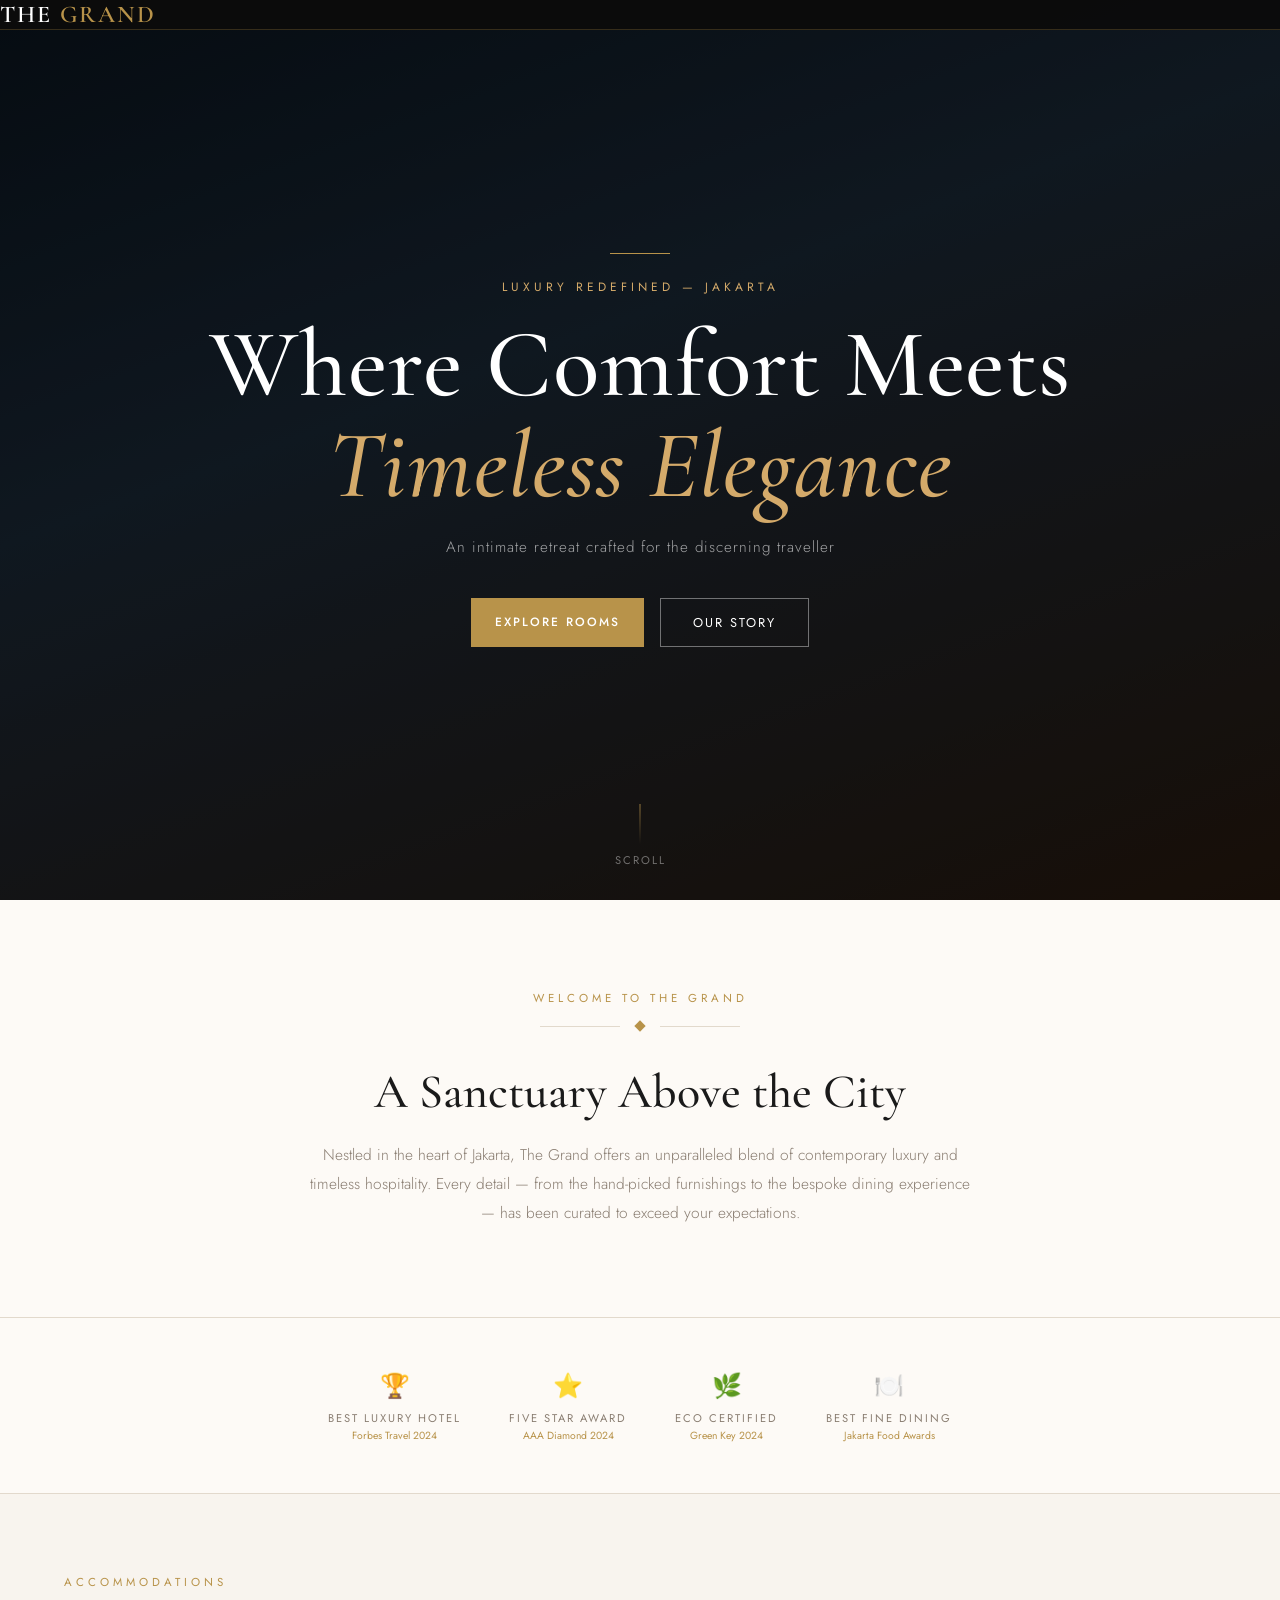
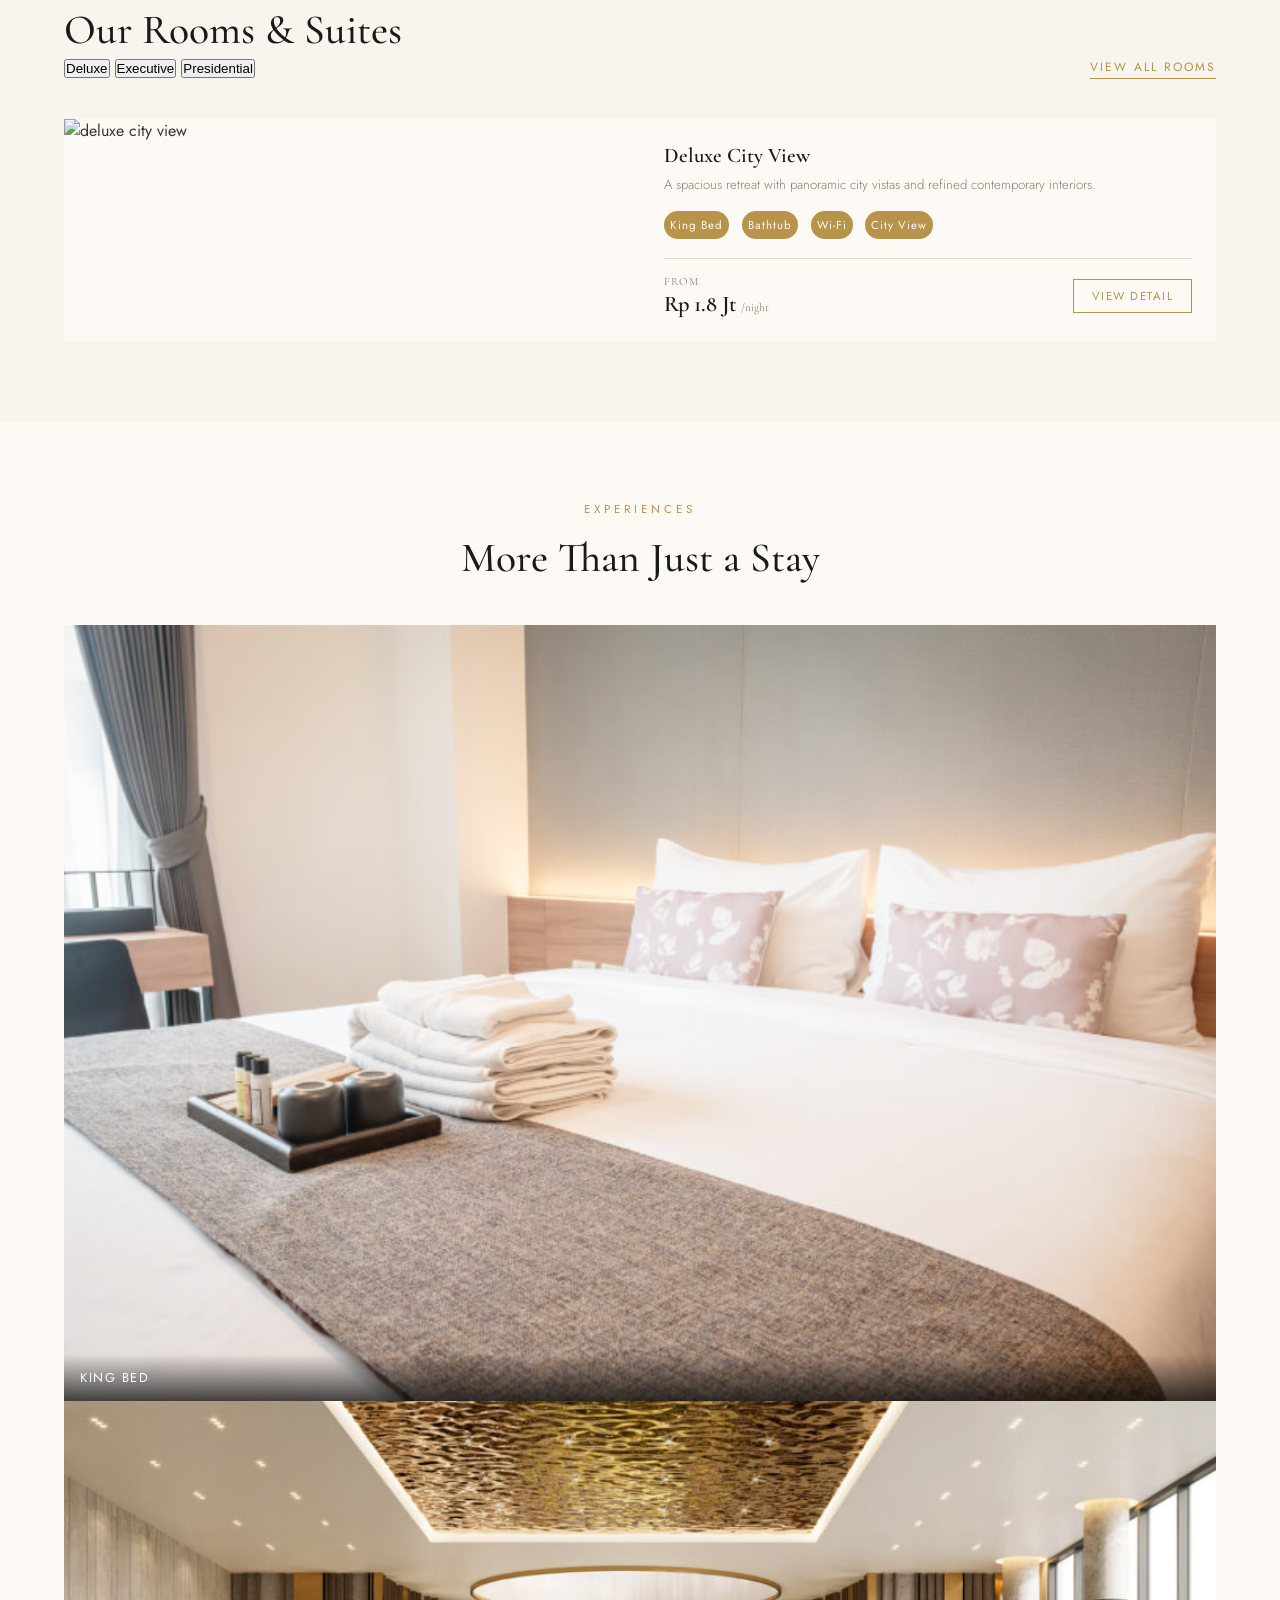
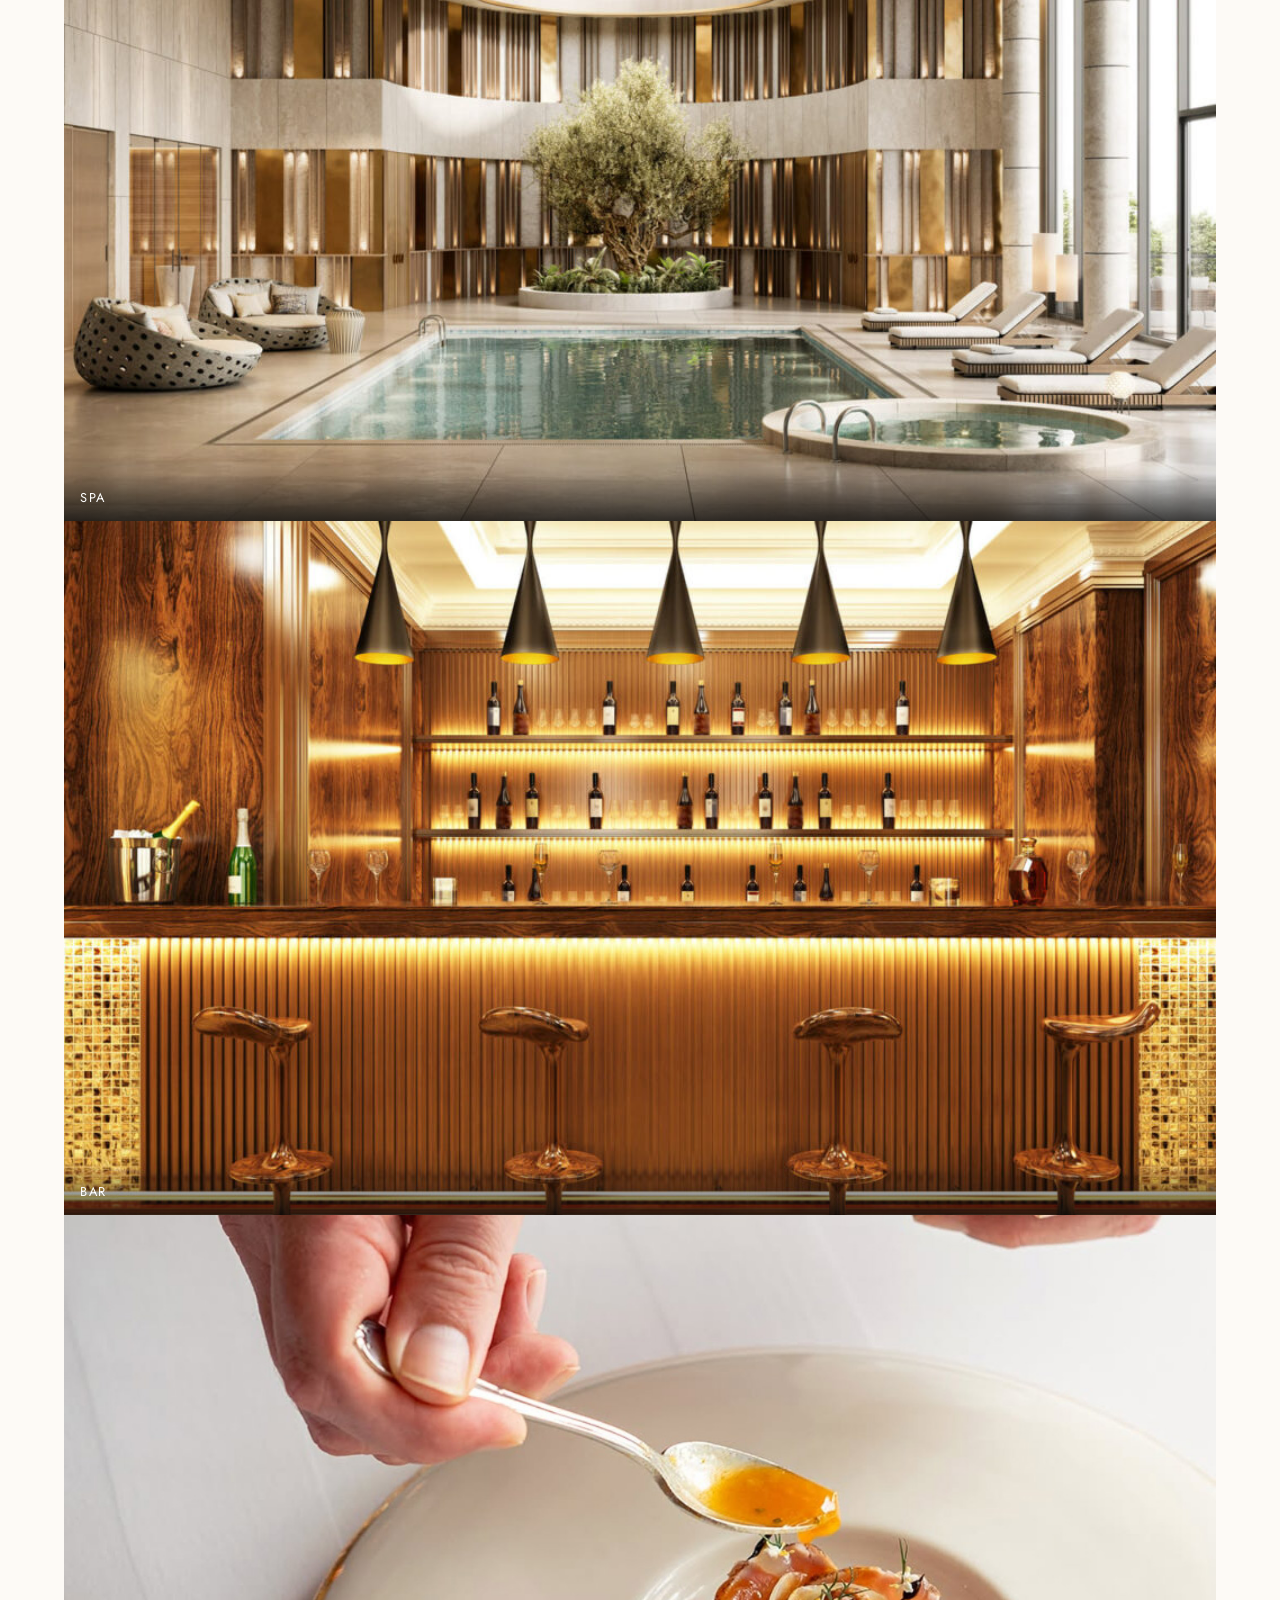
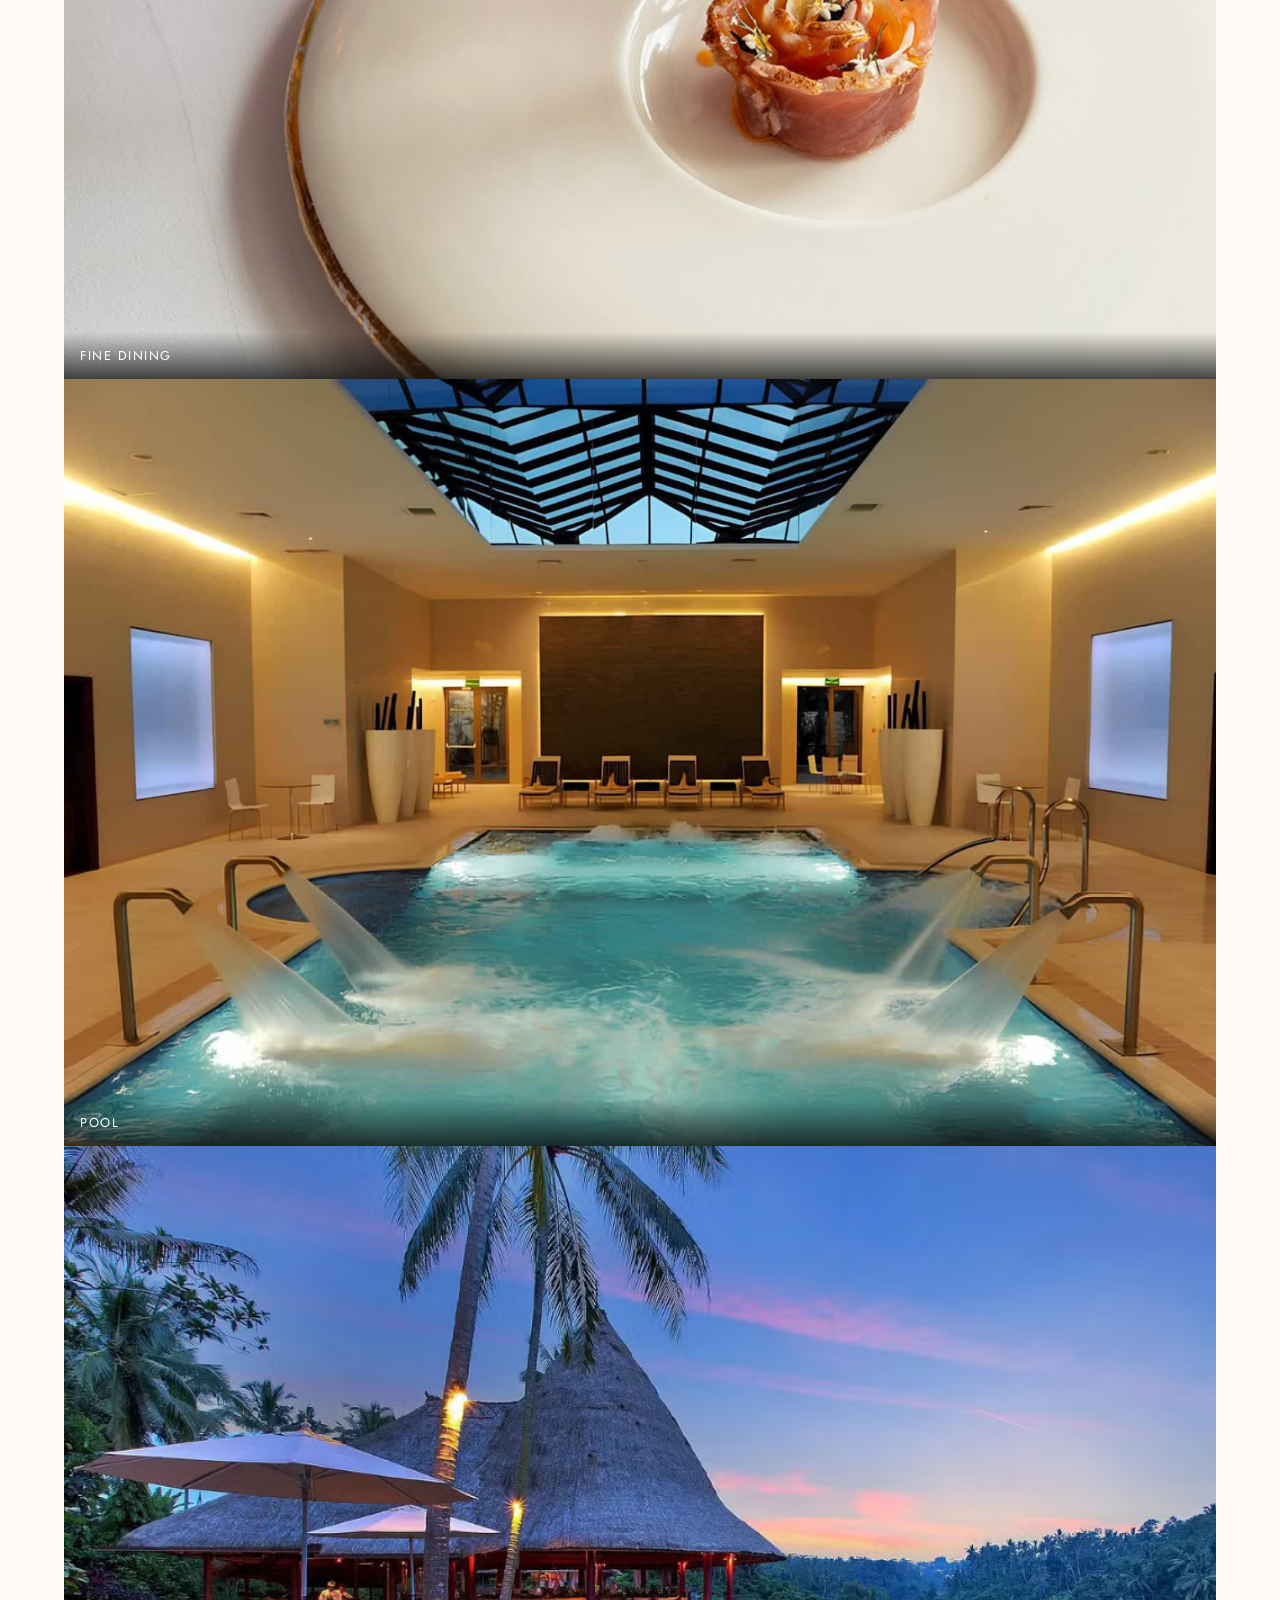
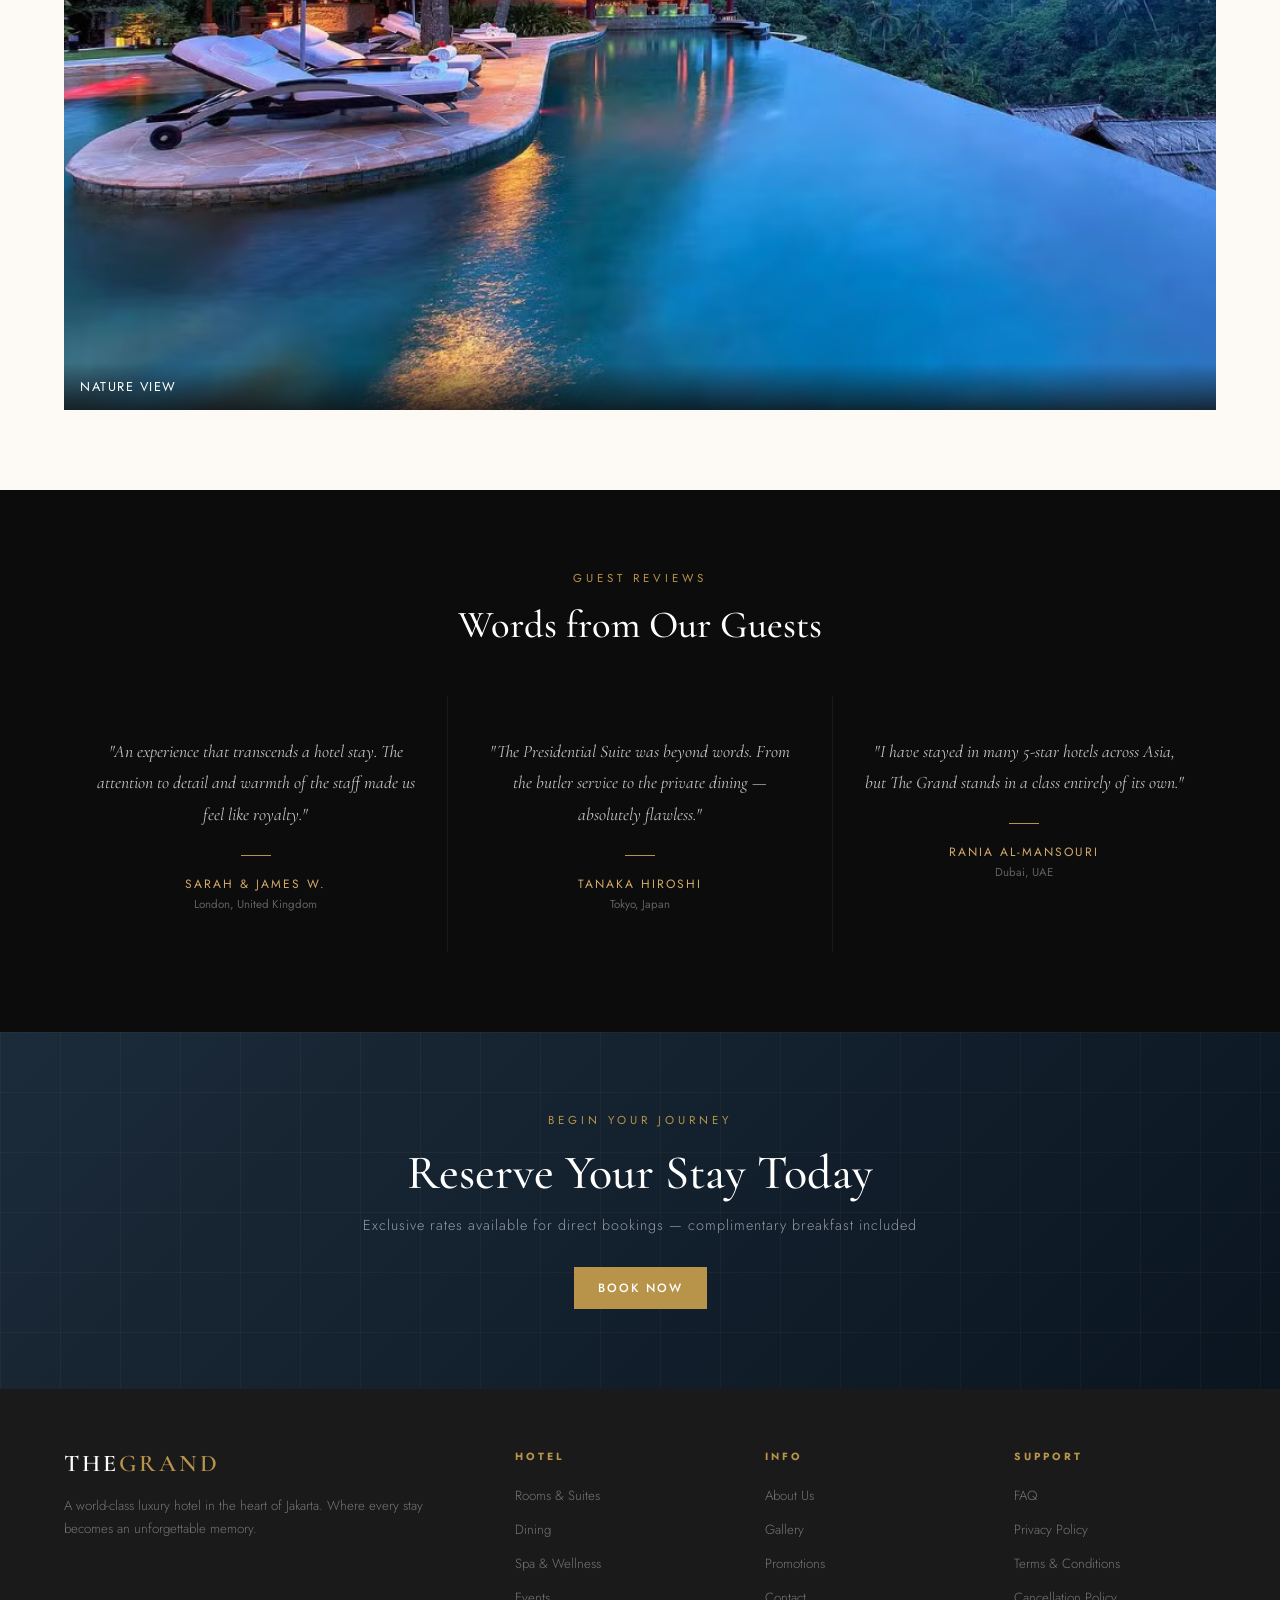
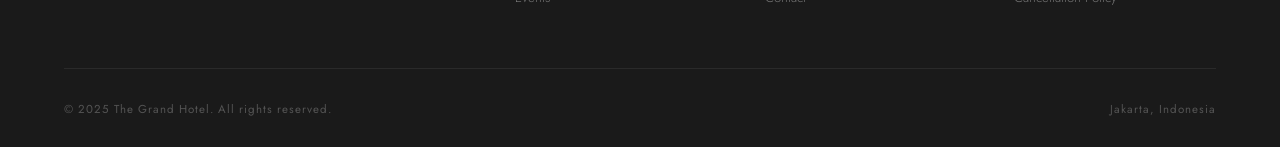
<file: index.html>
<!doctype html>
<html lang="id">
  <head>
    <meta charset="UTF-8" />
    <meta name="viewport" content="width=device-width,initial-scale=1.0" />
    <link
      href="https://fonts.googleapis.com/css2?family=Cormorant+Garamond:ital,wght@0,400;0,500;0,600;1,400;1,600&family=Jost:wght@300;400;500&display=swap"
      rel="stylesheet"
    />
    <link rel="stylesheet" href="style.css" />
    <link rel="icon" href="assets/Logo.png" type="image/svg" />
  </head>

  <body>
    <nav class="mainNav">
      <div class="nav-inner">
        <a href="index.html" target="_self" class="logo"
          >The <span>Grand</span></a
        >
      </div>
    </nav>

    <!-- ===== HOME ===== -->
    <div class="page active" id="home-page">
      <section class="hero">
        <div class="hero-bg"></div>
        <div class="hero-overlay"></div>
        <div class="hero-content">
          <div class="hero-line"></div>
          <div class="hero-eyebrow" id="h-eyebrow">
            Luxury Redefined — Jakarta
          </div>
          <h1 id="h-title">Where Comfort Meets <em>Timeless Elegance</em></h1>
          <p class="hero-sub" id="h-sub">
            An intimate retreat crafted for the discerning traveller
          </p>
          <div class="hero-actions">
            <button
              class="btn-gold"
              onclick="location.href = 'rooms.html'"
              id="h-btn1"
            >
              Explore Rooms
            </button>
            <button
              class="btn-ghost"
              onclick="location.href = 'about.html'"
              id="h-btn2"
            >
              Our Story
            </button>
          </div>
        </div>
        <div class="scroll-hint">
          <div class="scroll-line"></div>
          <span id="h-scroll">Scroll</span>
        </div>
      </section>

      <div class="intro">
        <div class="section-eyebrow" id="intro-tag">Welcome to The Grand</div>
        <div class="divider">
          <div class="divider-line"></div>
          <div class="divider-icon"></div>
          <div class="divider-line"></div>
        </div>
        <h2 id="intro-title">A Sanctuary Above the City</h2>
        <p id="intro-text">
          Nestled in the heart of Jakarta, The Grand offers an unparalleled
          blend of contemporary luxury and timeless hospitality. Every detail —
          from the hand-picked furnishings to the bespoke dining experience —
          has been curated to exceed your expectations.
        </p>
      </div>

      <div class="awards">
        <div class="award-item">
          <div class="award-icon">🏆</div>
          <div class="award-name">Best Luxury Hotel</div>
          <div class="award-year">Forbes Travel 2024</div>
        </div>
        <div class="award-item">
          <div class="award-icon">⭐</div>
          <div class="award-name">Five Star Award</div>
          <div class="award-year">AAA Diamond 2024</div>
        </div>
        <div class="award-item">
          <div class="award-icon">🌿</div>
          <div class="award-name">Eco Certified</div>
          <div class="award-year">Green Key 2024</div>
        </div>
        <div class="award-item">
          <div class="award-icon">🍽️</div>
          <div class="award-name">Best Fine Dining</div>
          <div class="award-year">Jakarta Food Awards</div>
        </div>
      </div>

      <section class="rooms-section">
        <div class="section-header">
          <div>
            <div class="section-eyebrow" id="r-tag">Accommodations</div>
            <h2 id="r-title">Our Rooms & Suites</h2>
            <div class="room-filter-btns">
              <button class="filter-btn active" data-room="deluxe">
                Deluxe
              </button>
              <button class="filter-btn" data-room="executive">
                Executive
              </button>
              <button class="filter-btn" data-room="presidential">
                Presidential
              </button>
            </div>
          </div>

          <a class="see-all" href="rooms.html" id="r-see-all">
            View All Rooms
          </a>
        </div>

        <div class="room-card">
          <div class="room-img">
            <img alt="deluxe city view" />
          </div>

          <div class="room-body">
            <h3 id="room-name">Deluxe City View</h3>
            <p id="room-desc">
              A spacious retreat with panoramic city vistas and refined
              contemporary interiors.
            </p>
            <div class="room-amenities" id="room-amenities">
              <span class="amenity">King Bed</span>
              <span class="amenity">Bathtub</span>
              <span class="amenity">Wi-Fi</span>
              <span class="amenity">City View</span>
            </div>
            <div class="room-footer">
              <div class="room-price">
                <span class="from">From</span>
                <span class="amount" id="room-price">Rp 1.8 Jt</span>
                <span class="night"> /night</span>
              </div>
              <button class="room-details" onclick="">View Detail</button>
            </div>
          </div>
        </div>
      </section>

      <!-- =============== Experience Section ================== -->
      <section class="experience">
        <div class="exp-header">
          <div class="section-eyebrow">Experiences</div>
          <h2>More Than Just a Stay</h2>
        </div>
        <div class="experience-strip">
          <div class="experience-item">
            <img src="assets/exp-1.jpg" alt="King Bed" />
            <span class="experience-label">King Bed</span>
          </div>
          <div class="experience-item">
            <img src="assets/exp-2.jpg" alt="Spa" />
            <span class="experience-label">Spa</span>
          </div>
          <div class="experience-item">
            <img src="assets/exp-3.jpg" alt="Bar" />
            <span class="experience-label">Bar</span>
          </div>
          <div class="experience-item">
            <img src="assets/exp-4.png" alt="Fine Dining" />
            <span class="experience-label">Fine Dining</span>
          </div>
          <div class="experience-item">
            <img src="assets/exp-5.png" alt="Pool" />
            <span class="experience-label">Pool</span>
          </div>
          <div class="experience-item">
            <img src="assets/exp-6.png" alt="Nature View" />
            <span class="experience-label">Nature View</span>
          </div>
        </div>
      </section>

      <section class="testi-section">
        <div class="section-eyebrow">Guest Reviews</div>
        <h2 id="testi-title">Words from Our Guests</h2>
        <div class="testi-slider">
          <div class="testi-card">
            <p class="testi-quote">
              "An experience that transcends a hotel stay. The attention to
              detail and warmth of the staff made us feel like royalty."
            </p>
            <div class="testi-sep"></div>
            <div class="testi-name">Sarah & James W.</div>
            <div class="testi-origin">London, United Kingdom</div>
          </div>
          <div class="testi-card">
            <p class="testi-quote">
              "The Presidential Suite was beyond words. From the butler service
              to the private dining — absolutely flawless."
            </p>
            <div class="testi-sep"></div>
            <div class="testi-name">Tanaka Hiroshi</div>
            <div class="testi-origin">Tokyo, Japan</div>
          </div>
          <div class="testi-card">
            <p class="testi-quote">
              "I have stayed in many 5-star hotels across Asia, but The Grand
              stands in a class entirely of its own."
            </p>
            <div class="testi-sep"></div>
            <div class="testi-name">Rania Al-Mansouri</div>
            <div class="testi-origin">Dubai, UAE</div>
          </div>
        </div>
      </section>

      <div class="cta-dark">
        <div class="hero-grid-pattern"></div>
        <div class="cta-dark-content">
          <div class="section-eyebrow" style="color: var(--gold)">
            Begin Your Journey
          </div>
          <h2 id="cta-title">Reserve Your Stay Today</h2>
          <p id="cta-sub">
            Exclusive rates available for direct bookings — complimentary
            breakfast included
          </p>
          <button class="btn-gold" onclick="location.href = 'contact.html'">
            Book Now
          </button>
        </div>
      </div>

      <footer>
        <div class="footer-top">
          <div>
            <span class="footer-logo">The<span>Grand</span></span>
            <p class="footer-brand-text">
              A world-class luxury hotel in the heart of Jakarta. Where every
              stay becomes an unforgettable memory.
            </p>
          </div>
          <div class="footer-col">
            <h4>Hotel</h4>
            <ul>
              <li>
                <a href="#">Rooms & Suites</a>
              </li>
              <li><a href="#">Dining</a></li>
              <li><a href="#">Spa & Wellness</a></li>
              <li><a href="#">Events</a></li>
            </ul>
          </div>
          <div class="footer-col">
            <h4>Info</h4>
            <ul>
              <li>
                <a href="/about.html" target="_self">About Us</a>
              </li>
              <li><a href="#">Gallery</a></li>
              <li><a href="#">Promotions</a></li>
              <li>
                <a href="/contact.html" target="_self">Contact</a>
              </li>
            </ul>
          </div>
          <div class="footer-col">
            <h4>Support</h4>
            <ul>
              <li><a href="#">FAQ</a></li>
              <li><a href="#">Privacy Policy</a></li>
              <li><a href="#">Terms & Conditions</a></li>
              <li><a href="#">Cancellation Policy</a></li>
            </ul>
          </div>
        </div>
        <div class="footer-bottom">
          <span>© 2025 The Grand Hotel. All rights reserved.</span
          ><span>Jakarta, Indonesia</span>
        </div>
      </footer>
    </div>

    <script src="script.js"></script>
  </body>
</html>
</file>
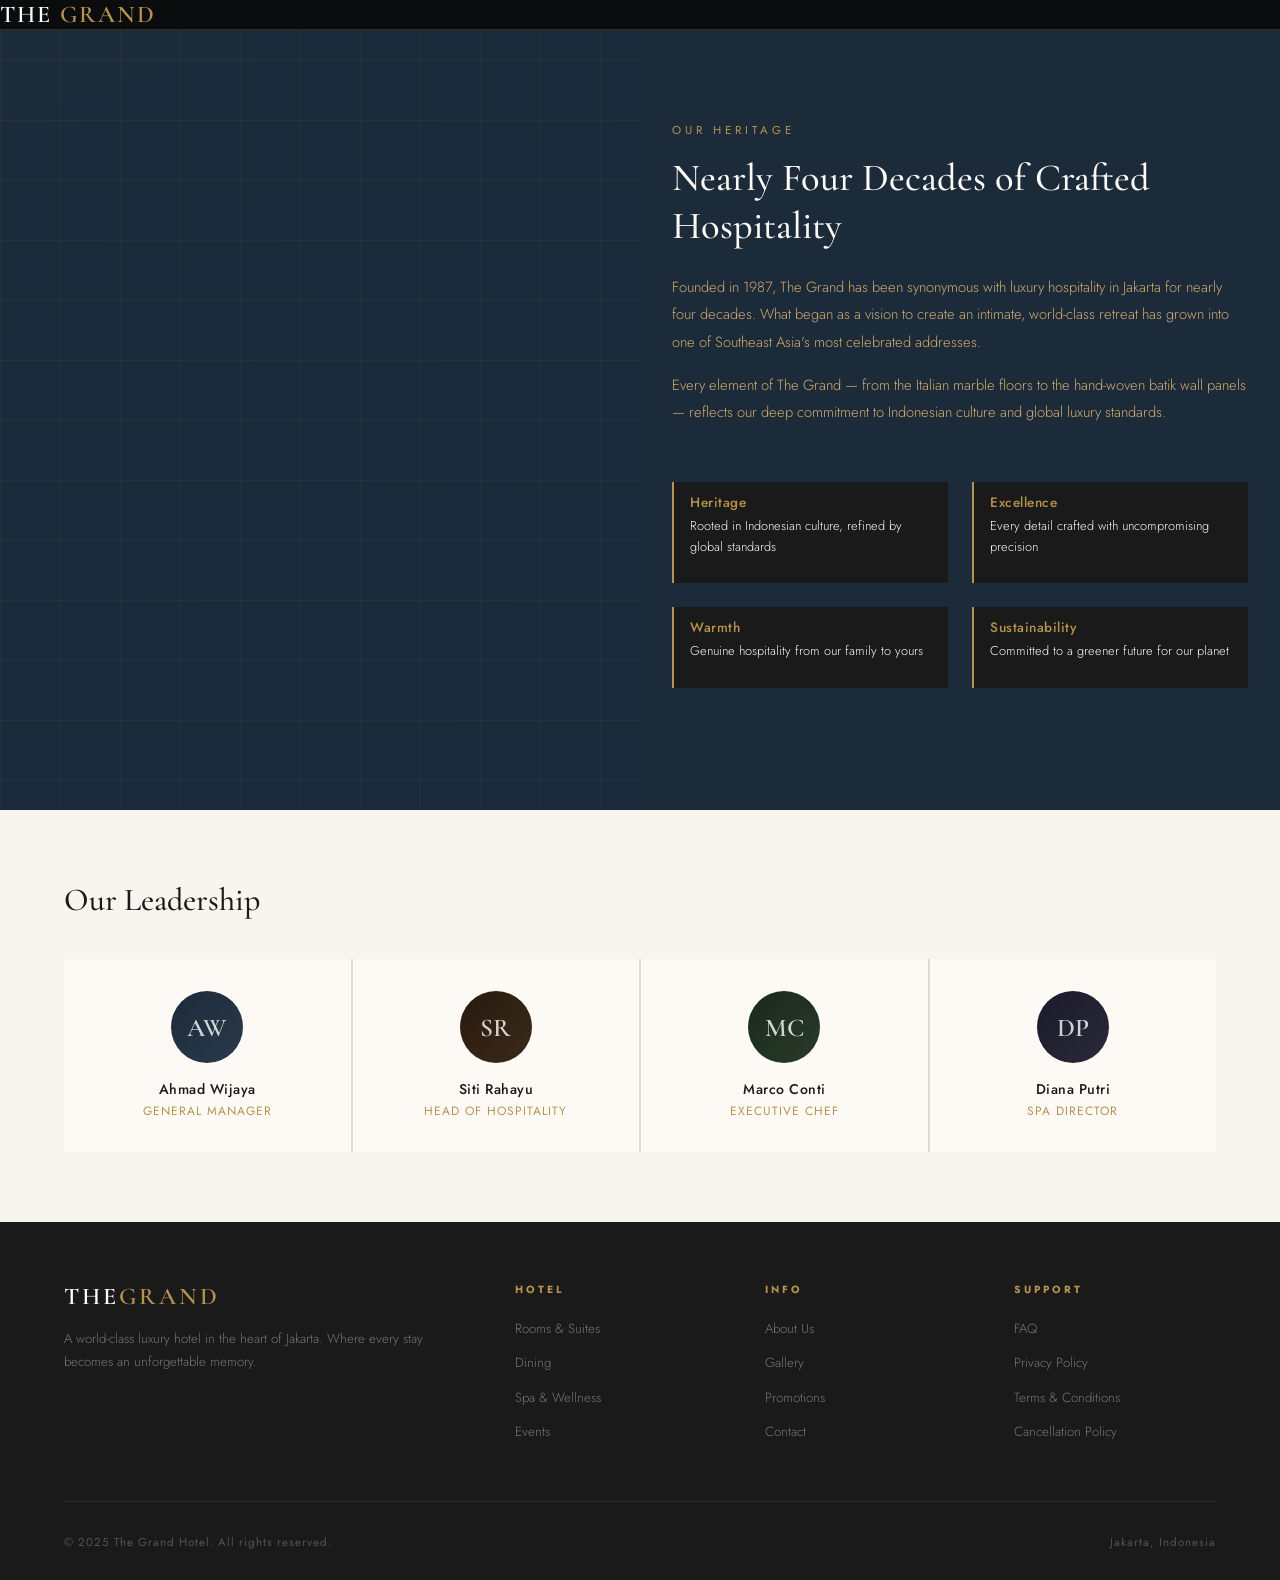
<file: about.html>
<!doctype html>
<html lang="en">
  <head>
    <meta charset="UTF-8" />
    <meta name="viewport" content="width=device-width, initial-scale=1.0" />
    <title>Document</title>
    <link
      href="https://fonts.googleapis.com/css2?family=Cormorant+Garamond:ital,wght@0,400;0,500;0,600;1,400;1,600&family=Jost:wght@300;400;500&display=swap"
      rel="stylesheet"
    />
    <link rel="stylesheet" href="style.css" />
    <link rel="icon" href="assets/Logo.png" />
  </head>
  <body>
    <nav class="mainNav">
      <div class="nav-inner">
        <a href="index.html" target="_self" class="logo"
          >The <span>Grand</span></a
        >
      </div>
    </nav>

    <!-- ===== ABOUT PAGE ===== -->
    <div class="page" id="page-about">
      <div class="about-split">
        <div class="about-img-panel">
          <div class="hero-grid-pattern"></div>
        </div>

        <div class="about-text-panel">
          <div class="section-eyebrow" id="ab-tag">Our Heritage</div>
          <h2 id="ab-title">Nearly Four Decades of Crafted Hospitality</h2>
          <p id="ab-p1">
            Founded in 1987, The Grand has been synonymous with luxury
            hospitality in Jakarta for nearly four decades. What began as a
            vision to create an intimate, world-class retreat has grown into one
            of Southeast Asia's most celebrated addresses.
          </p>
          <p id="ab-p2">
            Every element of The Grand — from the Italian marble floors to the
            hand-woven batik wall panels — reflects our deep commitment to
            Indonesian culture and global luxury standards.
          </p>
          <div class="about-pillars">
            <div class="pillar">
              <h4>Heritage</h4>
              <p>Rooted in Indonesian culture, refined by global standards</p>
            </div>
            <div class="pillar">
              <h4>Excellence</h4>
              <p>Every detail crafted with uncompromising precision</p>
            </div>
            <div class="pillar">
              <h4>Warmth</h4>
              <p>Genuine hospitality from our family to yours</p>
            </div>
            <div class="pillar">
              <h4>Sustainability</h4>
              <p>Committed to a greener future for our planet</p>
            </div>
          </div>
        </div>
      </div>

      <div class="team-strip">
        <h2>Our Leadership</h2>
        <div class="team-grid">
          <div class="team-card">
            <div class="team-avatar">AW</div>
            <h4>Ahmad Wijaya</h4>
            <p>General Manager</p>
          </div>
          <div class="team-card">
            <div
              class="team-avatar"
              style="background: linear-gradient(135deg, #2a1a0e, #3a2a1a)"
            >
              SR
            </div>
            <h4>Siti Rahayu</h4>
            <p>Head of Hospitality</p>
          </div>
          <div class="team-card">
            <div
              class="team-avatar"
              style="background: linear-gradient(135deg, #1a2a1a, #2a3a2a)"
            >
              MC
            </div>
            <h4>Marco Conti</h4>
            <p>Executive Chef</p>
          </div>
          <div class="team-card">
            <div
              class="team-avatar"
              style="background: linear-gradient(135deg, #1a1a2a, #2a2a3a)"
            >
              DP
            </div>
            <h4>Diana Putri</h4>
            <p>Spa Director</p>
          </div>
        </div>
      </div>

      <footer>
        <div class="footer-top">
          <div>
            <span class="footer-logo">The<span>Grand</span></span>
            <p class="footer-brand-text">
              A world-class luxury hotel in the heart of Jakarta. Where every
              stay becomes an unforgettable memory.
            </p>
          </div>
          <div class="footer-col">
            <h4>Hotel</h4>
            <ul>
              <li>
                <a
                  href="rooms.html"
                  >Rooms & Suites</a
                >
              </li>
              <li><a href="#">Dining</a></li>
              <li><a href="#">Spa & Wellness</a></li>
              <li><a href="#">Events</a></li>
            </ul>
          </div>
          <div class="footer-col">
            <h4>Info</h4>
            <ul>
              <li>
                <a
                  href="about.html"
                  >About Us</a
                >
              </li>
              <li><a href="#">Gallery</a></li>
              <li><a href="#">Promotions</a></li>
              <li>
                <a
                  href="contact.html"
                  >Contact</a
                >
              </li>
            </ul>
          </div>
          <div class="footer-col">
            <h4>Support</h4>
            <ul>
              <li><a href="#">FAQ</a></li>
              <li><a href="#">Privacy Policy</a></li>
              <li><a href="#">Terms & Conditions</a></li>
              <li><a href="#">Cancellation Policy</a></li>
            </ul>
          </div>
        </div>
        <div class="footer-bottom">
          <span>© 2025 The Grand Hotel. All rights reserved.</span
          ><span>Jakarta, Indonesia</span>
        </div>
      </footer>
    </div>
    <script src="script.js"></script>
  </body>
</html>
</file>
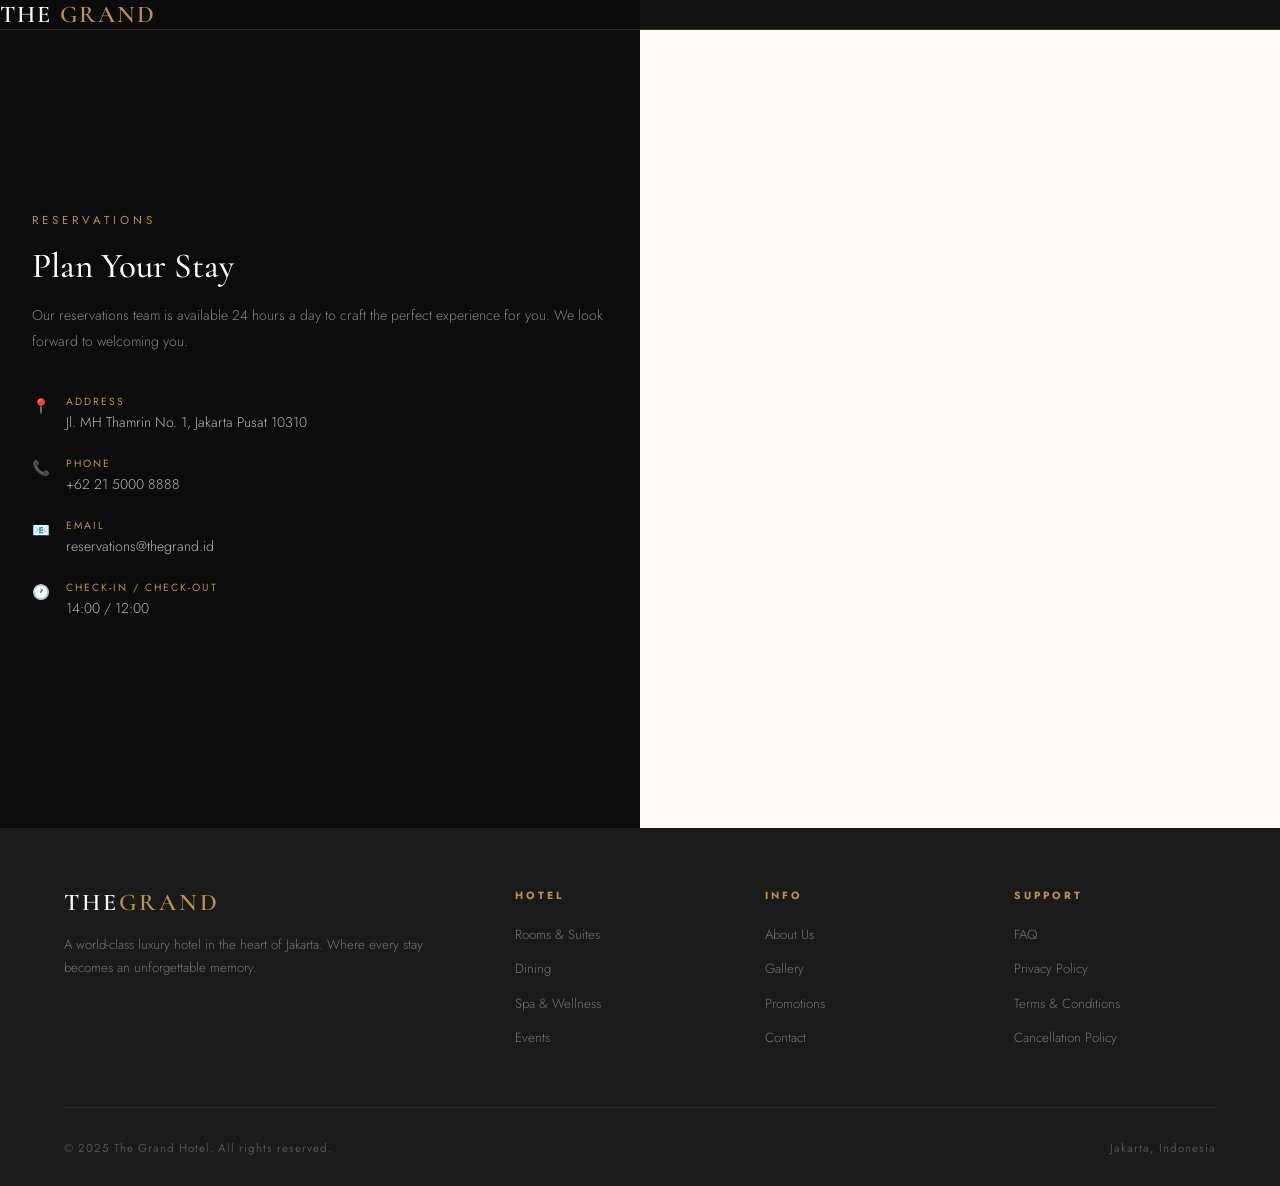
<file: contact.html>
<!doctype html>
<html lang="en">
  <head>
    <meta charset="UTF-8" />
    <meta name="viewport" content="width=device-width, initial-scale=1.0" />
    <title>Document</title>
    <link
      href="https://fonts.googleapis.com/css2?family=Cormorant+Garamond:ital,wght@0,400;0,500;0,600;1,400;1,600&family=Jost:wght@300;400;500&display=swap"
      rel="stylesheet"
    />
    <link rel="stylesheet" href="style.css" />
    <link rel="icon" href="assets/Logo.png" />
  </head>
  <body>
    <nav class="mainNav">
      <div class="nav-inner">
        <a href="index.html" target="_self" class="logo"
          >The <span>Grand</span></a
        >
      </div>
    </nav>
    <!-- ===== CONTACT PAGE ===== -->
    <div class="page" id="contact-page">
      <div class="contact-grid">
        <div class="contact-left">
          <div class="section-eyebrow">Reservations</div>
          <h2 id="ct-title">Plan Your Stay</h2>
          <p id="ct-sub">
            Our reservations team is available 24 hours a day to craft the
            perfect experience for you. We look forward to welcoming you.
          </p>
          <div class="contact-details">
            <div class="contact-detail">
              <div class="detail-icon">📍</div>
              <div>
                <div class="detail-label">Address</div>
                <div class="detail-val">
                  Jl. MH Thamrin No. 1, Jakarta Pusat 10310
                </div>
              </div>
            </div>
            <div class="contact-detail">
              <div class="detail-icon">📞</div>
              <div>
                <div class="detail-label">Phone</div>
                <div class="detail-val">+62 21 5000 8888</div>
              </div>
            </div>
            <div class="contact-detail">
              <div class="detail-icon">📧</div>
              <div>
                <div class="detail-label">Email</div>
                <div class="detail-val">reservations@thegrand.id</div>
              </div>
            </div>
            <div class="contact-detail">
              <div class="detail-icon">🕐</div>
              <div>
                <div class="detail-label">Check-in / Check-out</div>
                <div class="detail-val">14:00 / 12:00</div>
              </div>
            </div>
          </div>
        </div>
      </div>
      <footer>
        <div class="footer-top">
          <div>
            <span class="footer-logo">The<span>Grand</span></span>
            <p class="footer-brand-text">
              A world-class luxury hotel in the heart of Jakarta. Where every
              stay becomes an unforgettable memory.
            </p>
          </div>
          <div class="footer-col">
            <h4>Hotel</h4>
            <ul>
              <li>
                <a href="rooms.html">Rooms & Suites</a>
              </li>
              <li><a href="#">Dining</a></li>
              <li><a href="#">Spa & Wellness</a></li>
              <li><a href="#">Events</a></li>
            </ul>
          </div>
          <div class="footer-col">
            <h4>Info</h4>
            <ul>
              <li>
                <a href="about.html">About Us</a>
              </li>
              <li><a href="#">Gallery</a></li>
              <li><a href="#">Promotions</a></li>
              <li>
                <a href="contact.html">Contact</a>
              </li>
            </ul>
          </div>
          <div class="footer-col">
            <h4>Support</h4>
            <ul>
              <li><a href="#">FAQ</a></li>
              <li><a href="#">Privacy Policy</a></li>
              <li><a href="#">Terms & Conditions</a></li>
              <li><a href="#">Cancellation Policy</a></li>
            </ul>
          </div>
        </div>
        <div class="footer-bottom">
          <span>© 2025 The Grand Hotel. All rights reserved.</span
          ><span>Jakarta, Indonesia</span>
        </div>
      </footer>
    </div>
    <script src="script.js"></script>
  </body>
</html>
</file>
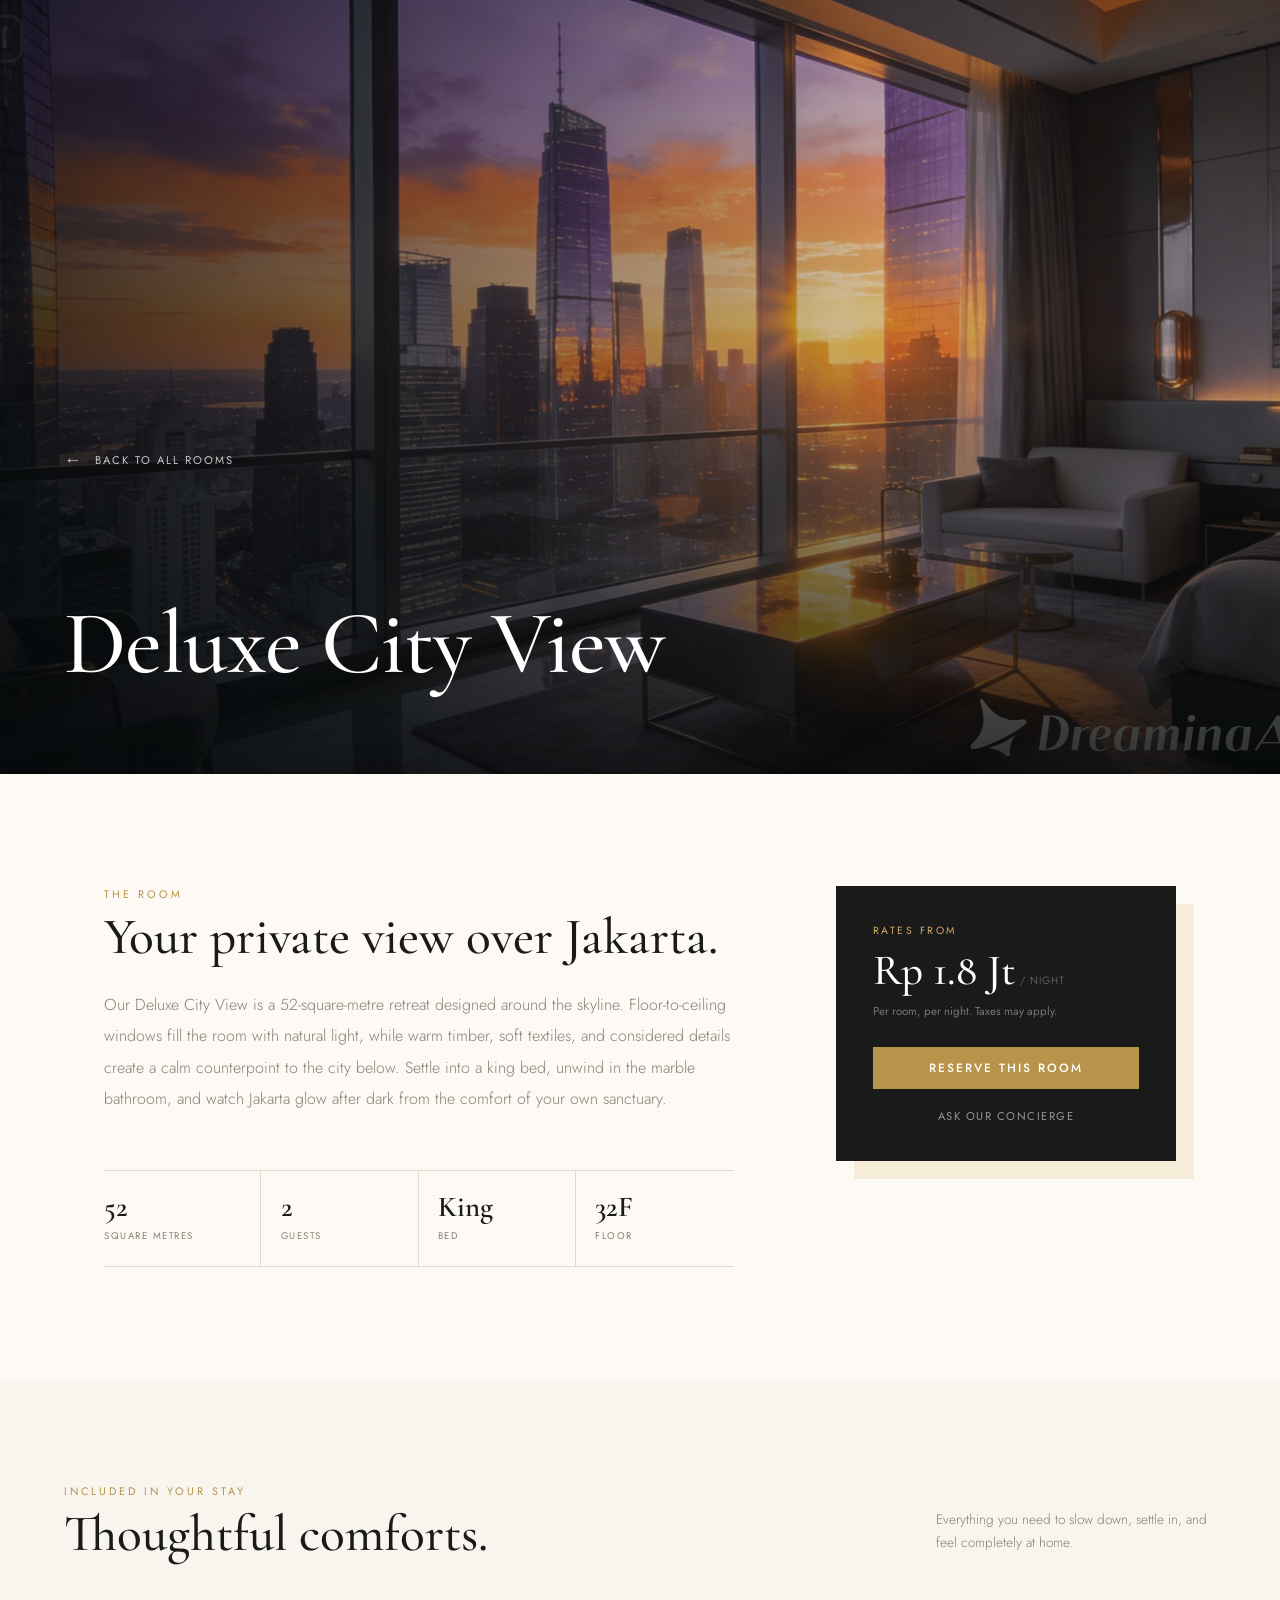
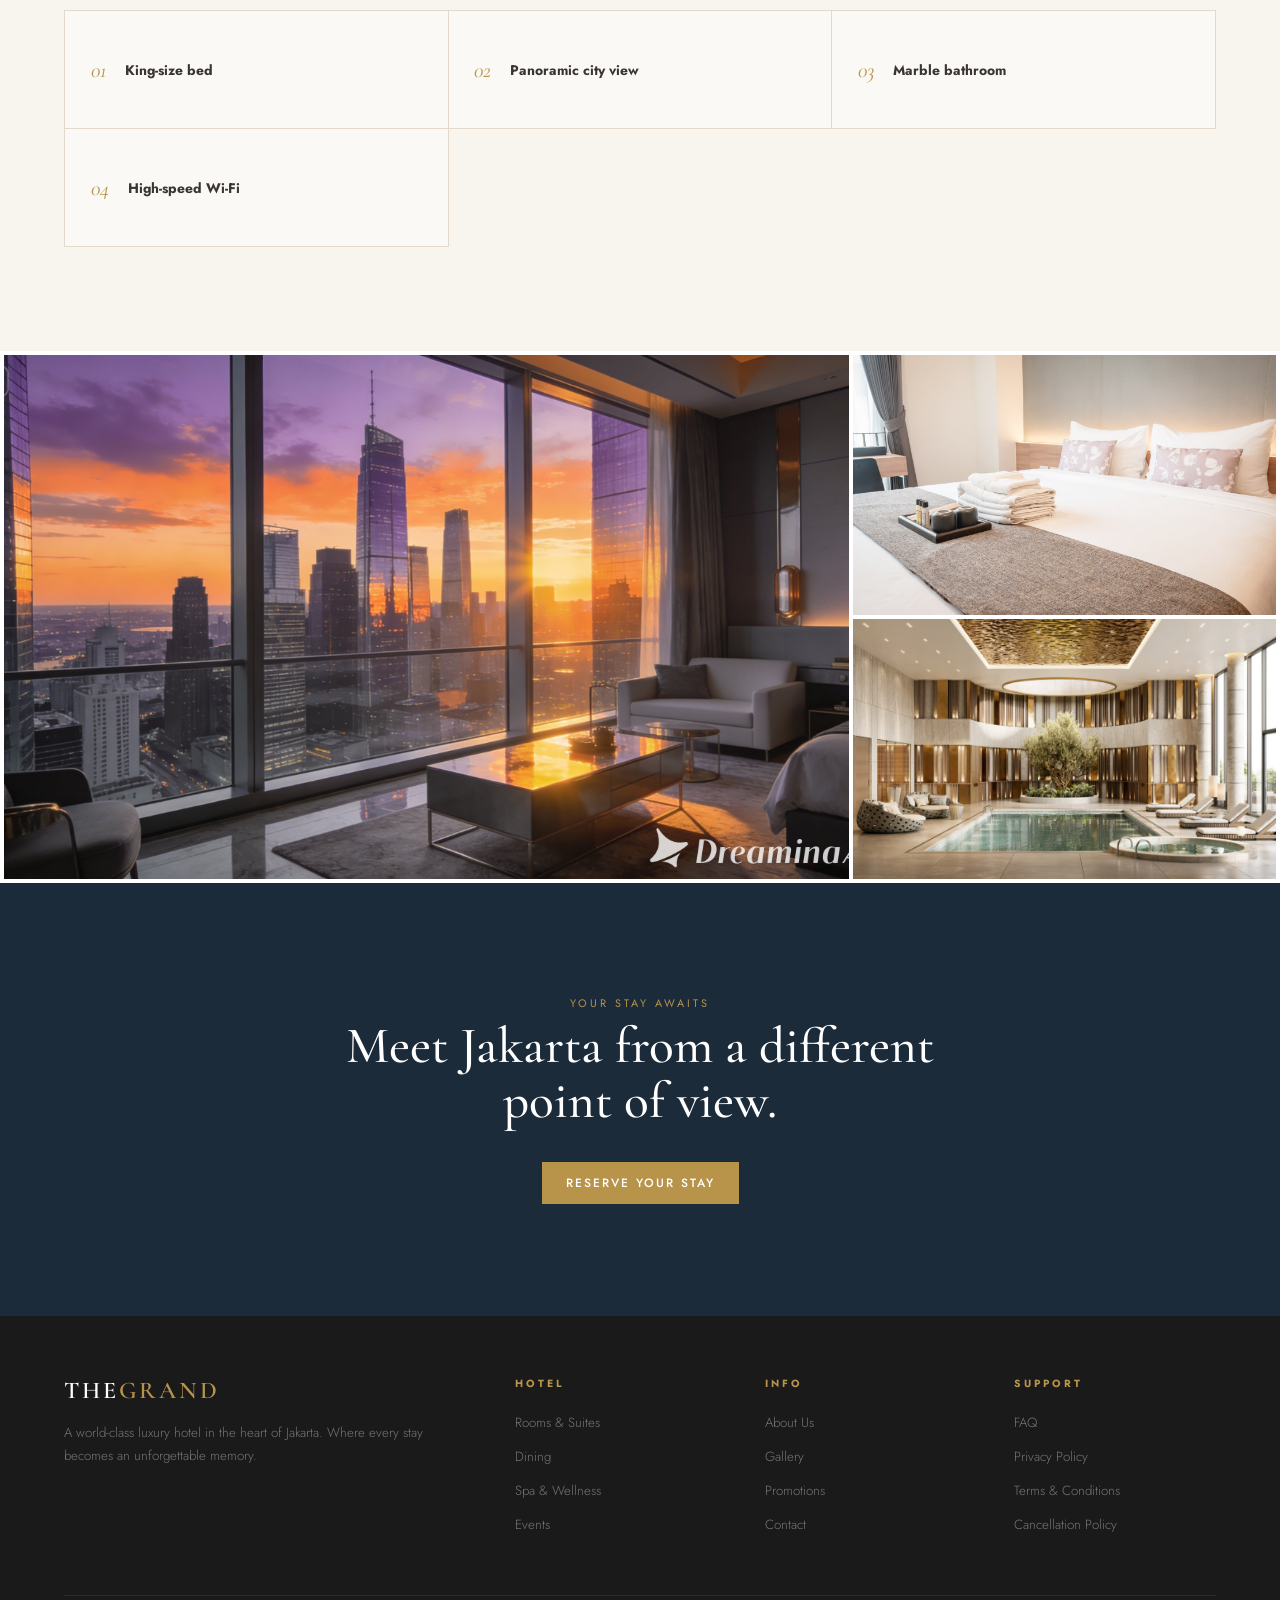
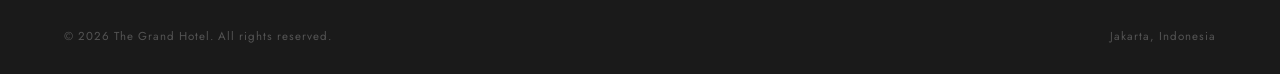
<file: details.html>
<!doctype html>
<html lang="en">
  <head>
    <meta charset="UTF-8" />
    <meta name="viewport" content="width=device-width, initial-scale=1.0" />
    <meta
      name="description"
      content="Discover the Deluxe City View room at The Grand Hotel Jakarta, with skyline views, a king bed, and refined modern comforts."
    />
    <title>Room Details</title>
    <link rel="preconnect" href="https://fonts.googleapis.com" />
    <link rel="preconnect" href="https://fonts.gstatic.com" crossorigin />
    <link
      href="https://fonts.googleapis.com/css2?family=Cormorant+Garamond:ital,wght@0,400;0,500;0,600;1,400;1,600&family=Jost:wght@300;400;500&display=swap"
      rel="stylesheet"
    />
    <link rel="stylesheet" href="style.css" />
    <link rel="icon" href="assets/Logo.png" />
  </head>

  <body class="room-detail-page" id="details-page">
    <main>
      <section class="detail-hero" aria-labelledby="room-title">
        <img src="assets/Deluxe.jpeg" alt="Deluxe City View" id="detail-img" />
        <div class="detail-hero-overlay"></div>
        <div class="detail-hero-content">
          <a class="detail-back" href="rooms.html">
            <span aria-hidden="true">&#8592;</span> Back to all rooms
          </a>
          <h1 id="room-title">Deluxe City View</h1>
        </div>
        <div class="detail-scroll-cue" aria-hidden="true">
          <span>Discover</span>
          <i></i>
        </div>
      </section>

      <section class="detail-overview" aria-labelledby="overview-title">
        <div class="detail-copy">
          <div class="detail-info">
            <p class="section-label-gold">The room</p>
            <h2 id="overview-title">Your private view over Jakarta.</h2>
            <p>
              Our Deluxe City View is a 52-square-metre retreat designed around
              the skyline. Floor-to-ceiling windows fill the room with natural
              light, while warm timber, soft textiles, and considered details
              create a calm counterpoint to the city below. Settle into a king
              bed, unwind in the marble bathroom, and watch Jakarta glow after
              dark from the comfort of your own sanctuary.
            </p>
          </div>

          <div class="detail-facts" aria-label="Room specifications">
            <div class="detail-fact">
              <span class="detail-fact-value">52</span>
              <span class="detail-fact-label">Square metres</span>
            </div>
            <div class="detail-fact">
              <span class="detail-fact-value">2</span>
              <span class="detail-fact-label">Guests</span>
            </div>
            <div class="detail-fact">
              <span class="detail-fact-value">King</span>
              <span class="detail-fact-label">Bed</span>
            </div>
            <div class="detail-fact">
              <span class="detail-fact-value">32F</span>
              <span class="detail-fact-label">Floor</span>
            </div>
          </div>
        </div>

        <aside class="detail-rate-card" aria-label="Room rate and reservation">
          <p class="detail-rate-label">Rates from</p>
          <p class="detail-rate">Rp 1.8 Jt</p>
          <p class="detail-rate-note">Per room, per night. Taxes may apply.</p>
          <a class="btn-gold detail-reserve" href="contact.html">
            Reserve this room
          </a>
          <a class="detail-contact-link" href="contact.html">
            Ask our concierge
          </a>
        </aside>
      </section>

      <section class="detail-amenities" aria-labelledby="amenities-title">
        <div class="detail-section-heading">
          <div>
            <p class="section-label-gold">Included in your stay</p>
            <h2 id="amenities-title">Thoughtful comforts.</h2>
          </div>
          <p>
            Everything you need to slow down, settle in, and feel completely at
            home.
          </p>
        </div>

        <div class="amenities-grid">
          <div class="amenity-card">
            <span class="amenity-number">01</span>
            <strong>King-size bed</strong>
          </div>
          <div class="amenity-card">
            <span class="amenity-number">02</span>
            <strong>Panoramic city view</strong>
          </div>
          <div class="amenity-card">
            <span class="amenity-number">03</span>
            <strong>Marble bathroom</strong>
          </div>
          <div class="amenity-card">
            <span class="amenity-number">04</span>
            <strong>High-speed Wi-Fi</strong>
          </div>
        </div>
      </section>

      <section class="detail-gallery" aria-label="Deluxe room gallery">
        <div class="detail-gallery-main">
          <img
            src="assets/Deluxe.jpeg"
            alt="Panoramic Jakarta skyline from the Deluxe City View room"
          />
        </div>
        <div class="detail-gallery-item">
          <img src="assets/exp-1.jpg" alt="Deluxe room king bed and linens" />
        </div>
        <div class="detail-gallery-item">
          <img src="assets/exp-2.jpg" alt="The Grand Hotel indoor pool" />
        </div>
      </section>

      <section class="detail-cta">
        <p class="section-label-gold">Your stay awaits</p>
        <h2>Meet Jakarta from a different point of view.</h2>

        <a class="btn-gold" href="contact.html"> Reserve your stay </a>
      </section>
    </main>

    <footer>
      <div class="footer-top">
        <div>
          <span class="footer-logo">The<span>Grand</span></span>
          <p class="footer-brand-text">
            A world-class luxury hotel in the heart of Jakarta. Where every stay
            becomes an unforgettable memory.
          </p>
        </div>
        <div class="footer-col">
          <h4>Hotel</h4>
          <ul>
            <li><a href="rooms.html">Rooms &amp; Suites</a></li>
            <li><a href="#">Dining</a></li>
            <li><a href="#">Spa &amp; Wellness</a></li>
            <li><a href="#">Events</a></li>
          </ul>
        </div>
        <div class="footer-col">
          <h4>Info</h4>
          <ul>
            <li><a href="about.html">About Us</a></li>
            <li><a href="#">Gallery</a></li>
            <li><a href="#">Promotions</a></li>
            <li><a href="contact.html">Contact</a></li>
          </ul>
        </div>
        <div class="footer-col">
          <h4>Support</h4>
          <ul>
            <li><a href="#">FAQ</a></li>
            <li><a href="#">Privacy Policy</a></li>
            <li><a href="#">Terms &amp; Conditions</a></li>
            <li><a href="#">Cancellation Policy</a></li>
          </ul>
        </div>
      </div>
      <div class="footer-bottom">
        <span>&copy; 2026 The Grand Hotel. All rights reserved.</span>
        <span>Jakarta, Indonesia</span>
      </div>
    </footer>
    <script src="script.js"></script>
  </body>
</html>
</file>
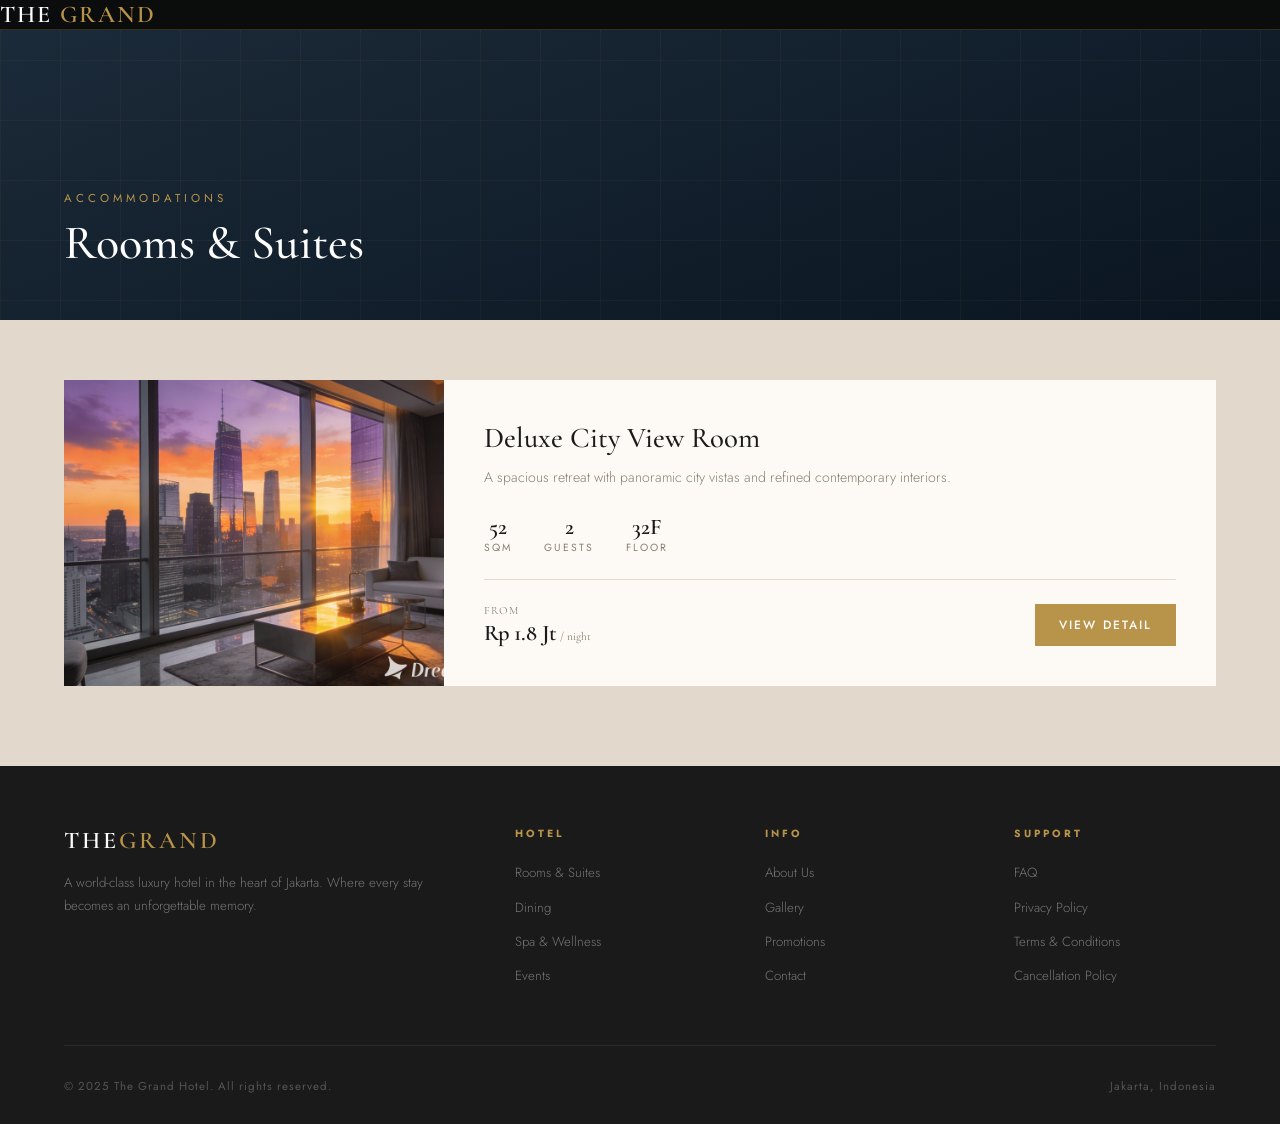
<file: rooms.html>
<!doctype html>
<html lang="en">
  <head>
    <meta charset="UTF-8" />
    <meta name="viewport" content="width=device-width, initial-scale=1.0" />
    <title>Document</title>
    <link
      href="https://fonts.googleapis.com/css2?family=Cormorant+Garamond:ital,wght@0,400;0,500;0,600;1,400;1,600&family=Jost:wght@300;400;500&display=swap"
      rel="stylesheet"
    />
    <link rel="stylesheet" href="style.css" />
    <link rel="icon" href="assets/Logo.png" />
  </head>
  <body>
    <nav class="mainNav">
      <div class="nav-inner">
        <a href="index.html" target="_self" class="logo"
          >The <span>Grand</span></a
        >
      </div>
    </nav>
    <!-- ===== ROOMS PAGE ===== -->
    <div class="page" id="rooms-page">
      <div class="page-hero" style="padding-top: 72px">
        <div class="hero-grid-pattern"></div>
        <div class="page-hero-content">
          <div class="section-eyebrow" style="color: var(--gold)" id="rp-tag">
            Accommodations
          </div>
          <h1 id="rp-title">Rooms & Suites</h1>
        </div>
      </div>
      <div id="rooms-list">
        <div class="room-list-card">
          <div class="room-list-img">
            <img
              src="assets/Deluxe.jpeg"
              height="100%"
              width="100%"
              alt="Deluxe"
            />
          </div>
          <div class="room-list-body">
            <div>
              <h3>Deluxe City View Room</h3>
              <p>
                A spacious retreat with panoramic city vistas and refined
                contemporary interiors.
              </p>
              <div class="room-specs">
                <div class="spec-item">
                  <div class="spec-val">52</div>
                  <div class="spec-label">sqm</div>
                </div>
                <div class="spec-item">
                  <div class="spec-val">2</div>
                  <div class="spec-label">Guests</div>
                </div>
                <div class="spec-item">
                  <div class="spec-val">32F</div>
                  <div class="spec-label">Floor</div>
                </div>
              </div>
            </div>
            <div class="room-list-footer">
              <div class="room-price">
                <span class="from">From</span
                ><span class="amount">Rp 1.8 Jt</span
                ><span class="night"> / night</span>
              </div>
              <a class="btn-gold"> View Detail </a>
            </div>
          </div>
        </div>
      </div>
      <footer>
        <div class="footer-top">
          <div>
            <span class="footer-logo">The<span>Grand</span></span>
            <p class="footer-brand-text">
              A world-class luxury hotel in the heart of Jakarta. Where every
              stay becomes an unforgettable memory.
            </p>
          </div>
          <div class="footer-col">
            <h4>Hotel</h4>
            <ul>
              <li>
                <a href="rooms.html">Rooms & Suites</a>
              </li>
              <li><a href="#">Dining</a></li>
              <li><a href="#">Spa & Wellness</a></li>
              <li><a href="#">Events</a></li>
            </ul>
          </div>
          <div class="footer-col">
            <h4>Info</h4>
            <ul>
              <li>
                <a href="about.html">About Us</a>
              </li>
              <li><a href="#">Gallery</a></li>
              <li><a href="#">Promotions</a></li>
              <li>
                <a href="contact.html">Contact</a>
              </li>
            </ul>
          </div>
          <div class="footer-col">
            <h4>Support</h4>
            <ul>
              <li><a href="#">FAQ</a></li>
              <li><a href="#">Privacy Policy</a></li>
              <li><a href="#">Terms & Conditions</a></li>
              <li><a href="#">Cancellation Policy</a></li>
            </ul>
          </div>
        </div>
        <div class="footer-bottom">
          <span>© 2025 The Grand Hotel. All rights reserved.</span
          ><span>Jakarta, Indonesia</span>
        </div>
      </footer>
    </div>
    <script src="script.js"></script>
  </body>
</html>
</file>
<file: style.css>
* {
  margin: 0;
  padding: 0;
  box-sizing: border-box;
}

:root {
  --gold: #b8934a;
  --gold-light: #f5edd8;
  --gold-mid: #d4aa6a;
  --dark: #0c0c0c;
  --ink: #1a1a1a;
  --text: #3a3530;
  --muted: #8a7e72;
  --white: #fdfaf6;
  --bg: #f8f4ee;
  --border: #e2d9cc;
  --navy: #1c2b3a;
}

body {
  font-family: "Jost", sans-serif;
  color: var(--text);
  background: var(--white);
  overflow-x: hidden;
}

/* NAV */

/* PAGES */
.page {
  display: block;
}

/* ===== HOME ===== */
.hero {
  position: relative;
  height: 100vh;
  min-height: 600px;
  overflow: hidden;
  display: flex;
  align-items: center;
  justify-content: center;
}

.hero-bg {
  position: absolute;
  inset: 0;
  background: linear-gradient(160deg, #0a1520 0%, #1c2b3a 40%, #2a1a0e 100%);
}

.hero-overlay {
  position: absolute;
  inset: 0;
  background: rgba(0, 0, 0, 0.45);
}

.hero-grid-pattern {
  position: absolute;
  inset: 0;
  background-image:
    linear-gradient(rgba(184, 147, 74, 0.06) 1px, transparent 1px),
    linear-gradient(90deg, rgba(184, 147, 74, 0.06) 1px, transparent 1px);
  background-size: 60px 60px;
}

.hero-content {
  position: relative;
  z-index: 2;
  text-align: center;
  padding: 0 5%;
}

.hero-line {
  width: 60px;
  height: 1px;
  background: var(--gold);
  margin: 0 auto 1.5rem;
}

.hero-eyebrow {
  font-size: 0.75rem;
  letter-spacing: 4px;
  text-transform: uppercase;
  color: var(--gold-mid);
  margin-bottom: 1.2rem;
  font-weight: 400;
}

.hero h1 {
  font-family: "Cormorant Garamond", serif;
  font-size: clamp(3rem, 8vw, 6rem);
  font-weight: 500;
  color: #fff;
  line-height: 1.05;
  margin-bottom: 1.2rem;
  letter-spacing: 1px;
}

.hero h1 em {
  font-style: italic;
  color: var(--gold-mid);
}

.hero-sub {
  font-size: 0.95rem;
  color: rgba(255, 255, 255, 0.6);
  letter-spacing: 1px;
  margin-bottom: 2.5rem;
  font-weight: 300;
}

.hero-actions {
  display: flex;
  gap: 1rem;
  justify-content: center;
  flex-wrap: wrap;
}

.btn-gold {
  background: var(--gold);
  color: #fff;

  font-weight: 500;
  letter-spacing: 2px;
  text-transform: uppercase;
  border: none;
  cursor: pointer;
  font-family: "Jost", sans-serif;
  transition: all 0.25s;
  font-size: 0.75rem;
  padding: 12px 24px;
}

.btn-gold:hover {
  background: var(--gold-mid);
}

.btn-ghost {
  background: transparent;
  color: #fff;
  padding: 14px 32px;
  font-size: 0.8rem;
  font-weight: 400;
  letter-spacing: 2px;
  text-transform: uppercase;
  border: 1px solid rgba(255, 255, 255, 0.4);
  cursor: pointer;
  font-family: "Jost", sans-serif;
  transition: all 0.25s;
}

.btn-ghost:hover {
  border-color: #fff;
}

.scroll-hint {
  position: absolute;
  bottom: 2rem;
  left: 50%;
  transform: translateX(-50%);
  display: flex;
  flex-direction: column;
  align-items: center;
  gap: 8px;
  color: rgba(255, 255, 255, 0.4);
  font-size: 0.7rem;
  letter-spacing: 2px;
  text-transform: uppercase;
}

.scroll-line {
  width: 1px;
  height: 40px;
  background: linear-gradient(to bottom, rgba(184, 147, 74, 0.8), transparent);
}

/* DIVIDER */
.divider {
  display: flex;
  align-items: center;
  gap: 1rem;
  margin: 0 auto 2rem;
  max-width: 200px;
}

.divider-line {
  flex: 1;
  height: 1px;
  background: var(--border);
}

.divider-icon {
  width: 8px;
  height: 8px;
  background: var(--gold);
  transform: rotate(45deg);
}

/* INTRO */
.intro {
  padding: 90px 5%;
  text-align: center;
  max-width: 800px;
  margin: 0 auto;
}

.section-eyebrow {
  font-size: 0.72rem;
  letter-spacing: 4px;
  text-transform: uppercase;
  color: var(--gold);
  margin-bottom: 1rem;
}

.intro h2 {
  font-family: "Cormorant Garamond", serif;
  font-size: clamp(2rem, 4vw, 3rem);
  font-weight: 500;
  color: var(--ink);
  line-height: 1.25;
  margin-bottom: 1.2rem;
}

.intro p {
  color: var(--muted);
  font-size: 0.97rem;
  line-height: 1.85;
  font-weight: 300;
}

/* Filter Button CSS Start */

/* Filter Button CSS End */

/* ROOMS */
.rooms-section {
  background: var(--bg);
  padding: 80px 5%;
}

.section-header {
  display: flex;
  align-items: flex-end;
  justify-content: space-between;
  margin-bottom: 2.5rem;
  flex-wrap: wrap;
  gap: 1rem;
}

.section-header h2 {
  font-family: "Cormorant Garamond", serif;
  font-size: clamp(1.8rem, 3.5vw, 2.6rem);
  font-weight: 500;
  color: var(--ink);
  line-height: 1.2;
}

.see-all {
  font-size: 0.75rem;
  letter-spacing: 2px;
  text-transform: uppercase;
  color: var(--gold);
  cursor: pointer;
  text-decoration: none;
  border-bottom: 1px solid var(--gold);
  padding-bottom: 2px;
  background: none;
  border-top: none;
  border-left: none;
  border-right: none;
  font-family: "Jost", sans-serif;
}

.room-card {
  background: var(--white);
  overflow: hidden;
  cursor: pointer;
  transition: all 0.3s;
  display: grid;
  grid-template-columns: 1fr 1fr;
  max-width: 1500px;
  max-height: 750px;
  margin: 0 auto;
}

.room-body {
  padding: 1.5rem;
}

.room-body h3 {
  font-family: "Cormorant Garamond", serif;
  font-size: 1.3rem;
  font-weight: 600;
  color: var(--ink);
  margin-bottom: 0.4rem;
}

.room-body p {
  font-size: 0.83rem;
  color: var(--muted);
  line-height: 1.6;
  margin-bottom: 1rem;
  font-weight: 300;
}

.room-amenities {
  display: flex;
  gap: 0.8rem;
  flex-wrap: wrap;
  margin-bottom: 1.2rem;
}

.amenity {
  font-size: 0.72rem;
  letter-spacing: 1px;
  color: var(--white);
  display: flex;
  align-items: center;
  gap: 4px;
  background-color: var(--gold);
  padding: 6px;
  border-radius: 16px;
}

.room-footer {
  display: flex;
  align-items: center;
  justify-content: space-between;
  padding-top: 1rem;
  border-top: 1px solid var(--border);
}

.room-price {
  font-family: "Cormorant Garamond", serif;
}

.room-price .from {
  font-size: 0.7rem;
  letter-spacing: 1px;
  text-transform: uppercase;
  color: var(--muted);
  display: block;
  margin-bottom: 2px;
}

.room-price .amount {
  font-size: 1.4rem;
  font-weight: 600;
  color: var(--ink);
}

.room-price .night {
  font-size: 0.72rem;
  color: var(--muted);
}

.room-details {
  background: none;
  border: 1px solid var(--gold);
  color: var(--gold);
  padding: 8px 18px;
  font-size: 0.72rem;
  letter-spacing: 1.5px;
  text-transform: uppercase;
  cursor: pointer;
  font-family: "Jost", sans-serif;
  transition: all 0.2s;
}

.room-details:hover {
  background: var(--gold);
  color: #fff;
}

/* COMPARISON TABLE */

/* EXPERIENCE */
.experience {
  padding: 80px 5%;
}

.exp-header {
  text-align: center;
  margin-bottom: 2.5rem;
}

.exp-header h2 {
  font-family: "Cormorant Garamond", serif;
  font-size: clamp(1.8rem, 3.5vw, 2.6rem);
  font-weight: 500;
  color: var(--ink);
  line-height: 1.25;
}

/* EXPERIENCE SECTION (GRID PRACTICE) */
.experience-strip {
  background: var(--border);
}

.experience-item {
  position: relative;
  overflow: hidden;
  cursor: pointer;
}

.experience-item img {
  width: 100%;
  height: 100%;
  object-fit: cover;
  display: block;
}

.experience-label {
  position: absolute;
  left: 0;
  right: 0;
  bottom: 0;
  padding: 14px 16px;
  background: linear-gradient(to top, rgba(12, 12, 12, 0.75), transparent);
  color: #fff;
  font-size: 0.8rem;
  letter-spacing: 1.5px;
  text-transform: uppercase;
}

/* TESTIMONIAL */
.testi-section {
  background: var(--dark);
  padding: 80px 5%;
  text-align: center;
}

.testi-section .section-eyebrow {
  color: var(--gold);
}

.testi-section h2 {
  font-family: "Cormorant Garamond", serif;
  font-size: clamp(1.8rem, 3vw, 2.6rem);
  font-weight: 500;
  color: #fff;
  margin-bottom: 3rem;
}

.testi-slider {
  display: grid;
  grid-template-columns: repeat(3, 1fr);
  gap: 1px;
  background: rgba(255, 255, 255, 0.06);
}

.testi-card {
  padding: 2.5rem 2rem;
  background: var(--dark);
}

.testi-quote {
  font-family: "Cormorant Garamond", serif;
  font-size: 1.1rem;
  font-style: italic;
  color: rgba(255, 255, 255, 0.75);
  line-height: 1.8;
  margin-bottom: 1.5rem;
}

.testi-sep {
  width: 30px;
  height: 1px;
  background: var(--gold);
  margin: 0 auto 1.2rem;
}

.testi-name {
  font-size: 0.75rem;
  letter-spacing: 2px;
  text-transform: uppercase;
  color: var(--gold-mid);
}

.testi-origin {
  font-size: 0.72rem;
  color: rgba(255, 255, 255, 0.35);
  margin-top: 3px;
}

/* AWARDS */
.awards {
  padding: 50px 5%;
  display: flex;
  align-items: center;
  justify-content: center;
  gap: 3rem;
  flex-wrap: wrap;
  border-top: 1px solid var(--border);
  border-bottom: 1px solid var(--border);
}

.award-item {
  text-align: center;
}

.award-icon {
  font-size: 1.5rem;
  margin-bottom: 0.4rem;
}

.award-name {
  font-size: 0.7rem;
  letter-spacing: 2px;
  text-transform: uppercase;
  color: var(--muted);
}

.award-year {
  font-size: 0.65rem;
  color: var(--gold);
  margin-top: 2px;
}

/* CTA DARK */
.cta-dark {
  background: linear-gradient(135deg, var(--navy) 0%, #0a1520 100%);
  padding: 80px 5%;
  text-align: center;
  position: relative;
  overflow: hidden;
}

.cta-dark .hero-grid-pattern {
  position: absolute;
  inset: 0;
}

.cta-dark-content {
  position: relative;
  z-index: 1;
}

.cta-dark h2 {
  font-family: "Cormorant Garamond", serif;
  font-size: clamp(2rem, 4vw, 3rem);
  font-weight: 500;
  color: #fff;
  margin-bottom: 0.8rem;
}

.cta-dark p {
  color: rgba(255, 255, 255, 0.55);
  font-size: 0.9rem;
  letter-spacing: 1px;
  margin-bottom: 2rem;
  font-weight: 300;
}

/* ===== ROOMS PAGE ===== */
.page-hero {
  height: 320px;
  background: linear-gradient(160deg, var(--navy) 0%, #0a1520 100%);
  display: flex;
  align-items: flex-end;
  justify-content: flex-start;
  padding: 0 5% 3rem;
  position: relative;
  overflow: hidden;
}

.page-hero .hero-grid-pattern {
  position: absolute;
  inset: 0;
}

.page-hero-content {
  position: relative;
  z-index: 1;
}

.page-hero .section-eyebrow {
  margin-bottom: 0.5rem;
}

.page-hero h1 {
  font-family: "Cormorant Garamond", serif;
  font-size: clamp(2rem, 4vw, 3rem);
  font-weight: 500;
  color: #fff;
}

#rooms-list {
  padding: 60px 5%;
  display: flex;
  flex-direction: column;
  gap: 1px;
  background: var(--border);
}

.room-list-card {
  background: var(--white);
  display: grid;
  grid-template-columns: 380px 1fr;
  overflow: hidden;
  transition: box-shadow 0.3s;
  margin-bottom: 20px;
}

.room-list-card:hover {
  box-shadow: 0 8px 40px rgba(0, 0, 0, 0.1);
}

.room-list-img {
  overflow: hidden;
}

.room-list-img img {
  object-fit: cover;
}

.room-list-card .room-list-img:hover {
  transform: scale(1.04);
}

.room-list-body {
  padding: 2.5rem;
  display: flex;
  flex-direction: column;
  justify-content: space-between;
}

.room-list-body h3 {
  font-family: "Cormorant Garamond", serif;
  font-size: 1.8rem;
  font-weight: 500;
  color: var(--ink);
  margin-bottom: 0.6rem;
}

.room-list-body p {
  color: var(--muted);
  font-size: 0.88rem;
  line-height: 1.75;
  font-weight: 300;
  margin-bottom: 1.5rem;
}

.room-specs {
  display: flex;
  gap: 2rem;
  margin-bottom: 1.5rem;
}

.spec-item {
  text-align: center;
}

.spec-val {
  font-family: "Cormorant Garamond", serif;
  font-size: 1.4rem;
  font-weight: 600;
  color: var(--ink);
}

.spec-label {
  font-size: 0.65rem;
  letter-spacing: 2px;
  text-transform: uppercase;
  color: var(--muted);
}

.room-list-footer {
  display: flex;
  align-items: center;
  justify-content: space-between;
  padding-top: 1.5rem;
  border-top: 1px solid var(--border);
}

/* ===== ABOUT PAGE ===== */
.about-split {
  display: grid;
  grid-template-columns: 1fr 1fr;
  min-height: 90vh;
}

.about-img-panel {
  background: linear-gradient(160deg, var(--navy) 0%, #1a2a3a 100%);
  position: relative;
  overflow: hidden;
  display: flex;
  align-items: center;
  justify-content: center;
}

.about-img-panel .hero-grid-pattern {
  position: absolute;
  inset: 0;
}

.about-text-panel {
  padding: 80px 5%;
  display: flex;
  flex-direction: column;
  justify-content: center;
  background: var(--navy);
}

.about-text-panel h2 {
  font-family: "Cormorant Garamond", serif;
  font-size: clamp(2rem, 3vw, 2.8rem);
  font-weight: 500;
  color: var(--white);
  line-height: 1.25;
  margin-bottom: 1.5rem;
}

.about-text-panel p {
  color: var(--gold-mid);
  font-size: 0.92rem;
  line-height: 1.85;
  font-weight: 300;
  margin-bottom: 1rem;
}

.about-pillars {
  display: grid;
  grid-template-columns: 1fr 1fr;
  gap: 1.5rem;
  margin-top: 2.5rem;
}

.pillar {
  border-left: 2px solid var(--gold);
  padding: 10px;
  padding-left: 1rem;
  background-color: var(--ink);
}

.pillar h4 {
  font-size: 0.85rem;
  font-weight: 500;
  color: var(--gold);
  margin-bottom: 4px;
  letter-spacing: 0.5px;
}

.pillar p {
  font-size: 0.8rem;
  color: var(--white);
  line-height: 1.6;
}

.team-strip {
  padding: 70px 5%;
  background: var(--bg);
}

.team-strip h2 {
  font-family: "Cormorant Garamond", serif;
  font-size: 2rem;
  font-weight: 500;
  color: var(--ink);
  margin-bottom: 2.5rem;
}

.team-grid {
  display: grid;
  grid-template-columns: repeat(auto-fit, minmax(180px, 1fr));
  gap: 2px;
  background: var(--border);
}

.team-card {
  background: var(--white);
  padding: 2rem 1.5rem;
  text-align: center;
}

.team-avatar {
  width: 72px;
  height: 72px;
  border-radius: 50%;
  background: linear-gradient(135deg, var(--navy) 0%, #2a3a4a 100%);
  margin: 0 auto 1rem;
  display: flex;
  align-items: center;
  justify-content: center;
  font-family: "Cormorant Garamond", serif;
  font-size: 1.6rem;
  font-weight: 600;
  color: rgba(255, 255, 255, 0.8);
}

.team-card h4 {
  font-size: 0.88rem;
  font-weight: 500;
  color: var(--ink);
  letter-spacing: 0.5px;
}

.team-card p {
  font-size: 0.75rem;
  color: var(--gold);
  letter-spacing: 1px;
  margin-top: 3px;
  text-transform: uppercase;
}

/* ===== CONTACT PAGE ===== */
.contact-grid {
  display: grid;
  grid-template-columns: 1fr 1fr;
}

.contact-left {
  background: var(--dark);
  padding: 70px 5%;
  display: flex;
  flex-direction: column;
  justify-content: center;
  padding-top: 72px;
  min-height: calc(100vh - 72px);
}

.contact-left .section-eyebrow {
  color: var(--gold);
  text-align: left;
}

.contact-left h2 {
  font-family: "Cormorant Garamond", serif;
  font-size: 2.2rem;
  font-weight: 500;
  color: #fff;
  margin-bottom: 1rem;
}

.contact-left p {
  color: rgba(255, 255, 255, 0.5);
  font-size: 0.88rem;
  line-height: 1.8;
  margin-bottom: 2.5rem;
  font-weight: 300;
}

.contact-details {
  display: flex;
  flex-direction: column;
  gap: 1.5rem;
}

.contact-detail {
  display: flex;
  gap: 1rem;
  align-items: flex-start;
}

.detail-icon {
  font-size: 0.9rem;
  padding-top: 2px;
  color: var(--gold);
}

.detail-label {
  font-size: 0.65rem;
  letter-spacing: 2px;
  text-transform: uppercase;
  color: var(--gold);
  margin-bottom: 3px;
}

.detail-val {
  font-size: 0.88rem;
  color: rgba(255, 255, 255, 0.7);
  font-weight: 300;
}

/* FOOTER */
footer {
  background: var(--ink);
  padding: 60px 5% 30px;
}

.footer-top {
  display: grid;
  grid-template-columns: 2fr 1fr 1fr 1fr;
  gap: 3rem;
  padding-bottom: 3rem;
  border-bottom: 1px solid rgba(255, 255, 255, 0.07);
}

.footer-logo {
  font-family: "Cormorant Garamond", serif;
  font-size: 1.5rem;
  font-weight: 600;
  color: #fff;
  letter-spacing: 3px;
  text-transform: uppercase;
  margin-bottom: 1rem;
  display: block;
}

.footer-logo span {
  color: var(--gold);
}

.footer-brand-text {
  color: rgba(255, 255, 255, 0.4);
  font-size: 0.83rem;
  line-height: 1.75;
  font-weight: 300;
}

.footer-col h4 {
  font-size: 0.65rem;
  letter-spacing: 3px;
  text-transform: uppercase;
  color: var(--gold);
  margin-bottom: 1.2rem;
}

.footer-col ul {
  list-style: none;
}

.footer-col li {
  margin-bottom: 0.7rem;
}

.footer-col a {
  color: rgba(255, 255, 255, 0.4);
  font-size: 0.83rem;
  text-decoration: none;
  font-weight: 300;
  transition: color 0.2s;
}

.footer-col a:hover {
  color: rgba(255, 255, 255, 0.85);
}

.footer-bottom {
  display: flex;
  align-items: center;
  justify-content: space-between;
  padding-top: 2rem;
  font-size: 0.72rem;
  color: rgba(255, 255, 255, 0.25);
  letter-spacing: 1px;
}

@media (max-width: 900px) {
  .room-card {
    display: block;
  }

  .room-list-card {
    grid-template-columns: 1fr;
  }

  .room-list-img {
    height: 220px;
  }

  .about-split {
    grid-template-columns: 1fr;
  }

  .about-img-panel {
    padding-top: 200px;
    padding-bottom: 200px;
  }

  .contact-grid {
    grid-template-columns: 1fr;
  }

  .experience-strip {
    grid-template-columns: 1fr 1fr;
  }

  .footer-top {
    grid-template-columns: 1fr 1fr;
  }

  .testi-slider {
    grid-template-columns: 1fr;
  }
}

@media (max-width: 600px) {
  .booking-inner {
    flex-direction: column;
  }

  .book-field {
    border-right: none;
    border-bottom: 1px solid rgba(255, 255, 255, 0.08);
  }
}

/* DETAILS PAGE BOOKING CSS */
/* "use strict"; */

/* NAV */
nav {
  position: fixed;
  top: 0;
  left: 0;
  right: 0;
  z-index: 100;
  background: rgba(12, 12, 12, 0.97);
  border-bottom: 1px solid rgba(184, 147, 74, 0.25);
}

.logo {
  font-family: "Cormorant Garamond", serif;
  font-size: 1.5rem;
  font-weight: 600;
  color: #fff;
  letter-spacing: 2px;
  text-decoration: none;
  text-transform: uppercase;
  width: 25%;
}

.logo span {
  color: var(--gold);
}

/* PROGRESS BAR */
.progress-bar {
  background: var(--ink);
  padding: 0 5%;
}

.progress-inner {
  display: flex;
  align-items: center;
  gap: 0;
  padding: 14px 0;
}

.step {
  display: flex;
  align-items: center;
  gap: 10px;
  font-size: 0.72rem;
  letter-spacing: 1.5px;
  text-transform: uppercase;
}

.step-num {
  width: 24px;
  height: 24px;
  border-radius: 50%;
  display: flex;
  align-items: center;
  justify-content: center;
  font-size: 0.7rem;
  font-weight: 500;
}

.step.done .step-num {
  background: var(--gold);
  color: #fff;
}

.step.active .step-num {
  background: rgba(255, 255, 255, 0.15);
  color: #fff;
  border: 1px solid rgba(255, 255, 255, 0.3);
}

.step.inactive .step-num {
  background: rgba(255, 255, 255, 0.05);
  color: rgba(255, 255, 255, 0.3);
}

.step.done .step-label {
  color: var(--gold-mid);
}

.step.active .step-label {
  color: #fff;
}

.step.inactive .step-label {
  color: rgba(255, 255, 255, 0.3);
}

.step-divider {
  flex: 1;
  height: 1px;
  background: rgba(255, 255, 255, 0.1);
  margin: 0 16px;
}

/* MAIN LAYOUT */
.booking-wrapper {
  display: grid;
  grid-template-columns: 1fr 380px;
  gap: 2rem;
  padding: 2.5rem 5%;
  max-width: 1200px;
  margin: 0 auto;
}

.section-label-gold {
  font-size: 0.68rem;
  letter-spacing: 3px;
  text-transform: uppercase;
  color: var(--gold);
  margin-bottom: 0.5rem;
}

.section-title {
  font-family: "Cormorant Garamond", serif;
  font-size: 1.6rem;
  font-weight: 500;
  color: var(--ink);
  margin-bottom: 1.5rem;
  line-height: 1.2;
}

/* ROOM SUMMARY CARD */
.room-summary {
  background: var(--white);
  border: 1px solid var(--border);
  border-radius: 2px;
  overflow: hidden;
  margin-bottom: 2rem;
}

.room-thumb {
  height: 180px;
  background: linear-gradient(135deg, var(--navy) 0%, #2a3a4a 100%);
  position: relative;
  overflow: hidden;
  display: flex;
  align-items: center;
  justify-content: center;
}

.room-thumb-pattern {
  position: absolute;
  inset: 0;
  opacity: 0.12;
  background-image: radial-gradient(
    circle at 2px 2px,
    white 1px,
    transparent 0
  );
  background-size: 20px 20px;
}

.room-thumb-num {
  font-family: "Cormorant Garamond", serif;
  font-size: 5rem;
  font-weight: 600;
  color: rgba(255, 255, 255, 0.1);
  position: absolute;
  bottom: 8px;
  right: 16px;
}

.room-badge {
  position: absolute;
  top: 14px;
  left: 14px;
  background: var(--gold);
  color: #fff;
  font-size: 0.65rem;
  letter-spacing: 2px;
  text-transform: uppercase;
  padding: 5px 12px;
}

.room-summary-body {
  padding: 1.5rem;
}

.room-summary-body h3 {
  font-family: "Cormorant Garamond", serif;
  font-size: 1.4rem;
  font-weight: 500;
  color: var(--ink);
  margin-bottom: 0.5rem;
}

.room-amenities-row {
  display: flex;
  gap: 1rem;
  flex-wrap: wrap;
  margin-top: 0.8rem;
}

.amenity-tag {
  font-size: 0.72rem;
  letter-spacing: 1px;
  color: var(--muted);
  display: flex;
  align-items: center;
  gap: 5px;
}

/* DATE FORM */
.form-block {
  background: var(--white);
  border: 1px solid var(--border);
  border-radius: 2px;
  padding: 1.75rem;
  margin-bottom: 2rem;
}

.form-block-title {
  font-family: "Cormorant Garamond", serif;
  font-size: 1.1rem;
  font-weight: 500;
  color: var(--ink);
  margin-bottom: 1.25rem;
  padding-bottom: 0.75rem;
  border-bottom: 1px solid var(--border);
}

.form-row-2 {
  display: grid;
  grid-template-columns: 1fr 1fr;
  gap: 1rem;
}

.input-error {
  font-size: 0.72rem;
  color: #c0392b;
  margin-top: 4px;
  display: none;
}

.input-error.show {
  display: block;
}

/* GUEST COUNTER */
.guest-counter {
  display: flex;
  align-items: center;
  gap: 12px;
  padding: 8px 0;
  border-bottom: 1px solid var(--border);
}

.guest-counter-label {
  flex: 1;
  font-size: 0.9rem;
  color: var(--text);
}

.counter-btn {
  width: 28px;
  height: 28px;
  border: 1px solid var(--border);
  background: transparent;
  color: var(--text);
  font-size: 1rem;
  cursor: pointer;
  display: flex;
  align-items: center;
  justify-content: center;
  transition: all 0.2s;
  font-family: "Jost", sans-serif;
}

.counter-btn:hover {
  border-color: var(--gold);
  color: var(--gold);
}

.counter-val {
  font-size: 0.95rem;
  font-weight: 500;
  color: var(--ink);
  min-width: 20px;
  text-align: center;
}

/* ADD-ONS */
.addon-list {
  display: flex;
  flex-direction: column;
  gap: 0.75rem;
  margin-top: 0.25rem;
}

.addon-item {
  display: flex;
  align-items: center;
  justify-content: space-between;
  padding: 10px 0;
  border-bottom: 1px solid var(--border);
}

.addon-item:last-child {
  border-bottom: none;
}

.addon-left {
  display: flex;
  align-items: center;
  gap: 12px;
}

.addon-check {
  width: 18px;
  height: 18px;
  accent-color: var(--gold);
  cursor: pointer;
}

.addon-name {
  font-size: 0.88rem;
  color: var(--text);
}

.addon-desc {
  font-size: 0.75rem;
  color: var(--muted);
  margin-top: 1px;
}

.addon-price {
  font-size: 0.85rem;
  font-weight: 500;
  color: var(--ink);
}

/* RIGHT COLUMN — PRICE SUMMARY */
.price-summary {
  position: sticky;
  top: 20px;
}

.price-card {
  background: var(--dark);
  padding: 2rem;
  border-radius: 2px;
}

.price-card-label {
  font-size: 0.65rem;
  letter-spacing: 3px;
  text-transform: uppercase;
  color: var(--gold-mid);
  margin-bottom: 0.5rem;
}

.price-card h3 {
  font-family: "Cormorant Garamond", serif;
  font-size: 1.4rem;
  font-weight: 500;
  color: #fff;
  margin-bottom: 1.5rem;
}

.price-room-mini {
  display: flex;
  align-items: center;
  gap: 10px;
  padding: 0.75rem;
  background: rgba(255, 255, 255, 0.06);
  border-radius: 2px;
  margin-bottom: 1.5rem;
}

.price-room-dot {
  width: 8px;
  height: 8px;
  background: var(--gold);
  border-radius: 50%;
  flex-shrink: 0;
}

.price-room-name {
  font-size: 0.82rem;
  color: rgba(255, 255, 255, 0.7);
}

/* BREAKDOWN TABLE */
.breakdown {
  width: 100%;
  border-collapse: collapse;
  margin-bottom: 1rem;
}

.breakdown tr {
  border-bottom: 1px solid rgba(255, 255, 255, 0.07);
}

.breakdown tr:last-child {
  border-bottom: none;
}

.breakdown td {
  padding: 8px 0;
  font-size: 0.83rem;
}

.breakdown .bd-label {
  color: rgba(255, 255, 255, 0.55);
}

.breakdown .bd-val {
  color: rgba(255, 255, 255, 0.85);
  text-align: right;
  font-weight: 400;
}

.breakdown .bd-val.highlight {
  color: var(--gold-mid);
}

/* NIGHTS INDICATOR */
.nights-badge {
  display: inline-flex;
  align-items: center;
  gap: 6px;
  background: rgba(184, 147, 74, 0.15);
  border: 1px solid rgba(184, 147, 74, 0.3);
  padding: 4px 12px;
  border-radius: 1px;
  margin-bottom: 1rem;
}

.nights-badge span {
  font-size: 0.75rem;
  color: var(--gold-mid);
  letter-spacing: 1px;
}

.nights-badge strong {
  font-family: "Cormorant Garamond", serif;
  font-size: 1.1rem;
  color: var(--gold);
}

.divider-gold {
  height: 1px;
  background: rgba(184, 147, 74, 0.2);
  margin: 1rem 0;
}

.total-row {
  display: flex;
  align-items: baseline;
  justify-content: space-between;
  margin-bottom: 1.5rem;
}

.total-label {
  font-size: 0.75rem;
  letter-spacing: 2px;
  text-transform: uppercase;
  color: rgba(255, 255, 255, 0.5);
}

.total-amount {
  font-family: "Cormorant Garamond", serif;
  font-size: 2rem;
  font-weight: 600;
  color: #fff;
}

.total-note {
  font-size: 0.7rem;
  color: rgba(255, 255, 255, 0.35);
  margin-top: 3px;
  text-align: right;
}

/* DATE VALIDITY */
.date-status {
  font-size: 0.75rem;
  padding: 6px 12px;
  margin-bottom: 1rem;
  text-align: center;
}

.date-status.valid {
  background: rgba(111, 207, 151, 0.12);
  color: #6fcf97;
  border: 1px solid rgba(111, 207, 151, 0.2);
}

.date-status.invalid {
  background: rgba(235, 87, 87, 0.12);
  color: #eb5757;
  border: 1px solid rgba(235, 87, 87, 0.2);
}

.date-status.empty {
  background: rgba(255, 255, 255, 0.05);
  color: rgba(255, 255, 255, 0.35);
  border: 1px solid rgba(255, 255, 255, 0.08);
}

/* CONFIRM BTN */
.confirm-btn {
  width: 100%;
  background: var(--gold);
  color: #fff;
  border: none;
  padding: 15px;
  font-size: 0.78rem;
  font-weight: 500;
  letter-spacing: 2px;
  text-transform: uppercase;
  cursor: pointer;
  font-family: "Jost", sans-serif;
  transition: background 0.2s;
  margin-bottom: 0.75rem;
}

.confirm-btn:hover {
  background: var(--gold-mid);
}

.confirm-btn:disabled {
  background: rgba(255, 255, 255, 0.1);
  color: rgba(255, 255, 255, 0.3);
  cursor: not-allowed;
}

.cancel-btn {
  width: 100%;
  background: transparent;
  color: rgba(255, 255, 255, 0.4);
  border: 1px solid rgba(255, 255, 255, 0.1);
  padding: 11px;
  font-size: 0.75rem;
  letter-spacing: 2px;
  text-transform: uppercase;
  cursor: pointer;
  font-family: "Jost", sans-serif;
  transition: all 0.2s;
}

.cancel-btn:hover {
  border-color: rgba(255, 255, 255, 0.3);
  color: rgba(255, 255, 255, 0.7);
}

/* PERKS */
.perks {
  margin-top: 1rem;
  padding-top: 1rem;
  border-top: 1px solid rgba(255, 255, 255, 0.08);
}

.perk-item {
  display: flex;
  align-items: center;
  gap: 8px;
  font-size: 0.75rem;
  color: rgba(255, 255, 255, 0.4);
  margin-bottom: 6px;
}

.perk-check {
  color: var(--gold);
  font-size: 0.7rem;
}

/* TOAST */
.toast {
  position: fixed;
  bottom: 2rem;
  right: 2rem;
  background: var(--ink);
  border: 1px solid rgba(184, 147, 74, 0.4);
  padding: 14px 20px;
  display: flex;
  align-items: center;
  gap: 12px;
  font-size: 0.85rem;
  color: #fff;
  transform: translateY(80px);
  opacity: 0;
  transition:
    transform 0.4s cubic-bezier(0.34, 1.56, 0.64, 1),
    opacity 0.3s;
  z-index: 999;
  max-width: 320px;
  border-radius: 2px;
}

.toast.show {
  transform: translateY(0);
  opacity: 1;
}

.toast-icon {
  font-size: 1rem;
}

/* RESPONSIVE */
@media (max-width: 900px) {
  .booking-wrapper {
    grid-template-columns: 1fr;
  }

  .price-summary {
    position: static;
  }
}

@media (max-width: 500px) {
  .form-row-2 {
    grid-template-columns: 1fr;
  }
}

/* =============== DETAIL PAGE ================== */
.room-details-link,
.detail-reserve,
.detail-cta .btn-gold {
  display: inline-block;
  text-decoration: none;
  text-align: center;
}

.detail-hero {
  position: relative;
  min-height: 660px;
  height: 86vh;
  display: flex;
  align-items: flex-end;
  overflow: hidden;
  background: var(--navy);
}

.detail-hero > img {
  position: absolute;
  inset: 0;
  width: 100%;
  height: 100%;
  object-fit: cover;
  animation: detail-image-reveal 1s ease-out both;
}

@keyframes detail-image-reveal {
  from {
    opacity: 0;
    transform: scale(1.035);
  }

  to {
    opacity: 1;
    transform: scale(1);
  }
}

.detail-hero-overlay {
  position: absolute;
  inset: 0;
  background:
    linear-gradient(90deg, rgba(7, 10, 12, 0.78) 0%, rgba(7, 10, 12, 0.18) 68%),
    linear-gradient(0deg, rgba(7, 10, 12, 0.78) 0%, transparent 55%);
}

.detail-hero-content {
  position: relative;
  z-index: 1;
  width: 100%;
  max-width: 1280px;
  margin: 0 auto;
  padding: 0 5% 5.5rem;
  color: #fff;
}

.detail-back {
  position: absolute;
  bottom: calc(100% + 8rem);
  display: inline-flex;
  align-items: center;
  gap: 0.7rem;
  color: rgba(255, 255, 255, 0.76);
  font-size: 0.7rem;
  letter-spacing: 2px;
  text-decoration: none;
  text-transform: uppercase;
  transition: color 0.2s ease;
}

.detail-back:hover {
  color: var(--gold-mid);
}

.detail-back span {
  font-size: 1.1rem;
}

.detail-eyebrow {
  color: var(--gold-mid);
  font-size: 0.72rem;
  letter-spacing: 4px;
  margin-bottom: 0.9rem;
  text-transform: uppercase;
}

.detail-hero h1 {
  max-width: 780px;
  color: #fff;
  font-family: "Cormorant Garamond", serif;
  font-size: clamp(3.2rem, 7vw, 6.4rem);
  font-weight: 500;
  letter-spacing: -1px;
  line-height: 0.95;
}

.detail-tagline {
  max-width: 570px;
  margin-top: 1.4rem;
  color: rgba(255, 255, 255, 0.72);
  font-family: "Cormorant Garamond", serif;
  font-size: clamp(1.15rem, 2vw, 1.55rem);
  font-style: italic;
  font-weight: 400;
}

.detail-overview {
  display: grid;
  grid-template-columns: minmax(0, 1fr) 340px;
  gap: clamp(3rem, 8vw, 8rem);
  max-width: 1200px;
  margin: 0 auto;
  padding: 7rem 5%;
}

.detail-copy h2,
.detail-section-heading h2,
.detail-cta h2 {
  color: var(--ink);
  font-family: "Cormorant Garamond", serif;
  font-size: clamp(2.3rem, 4vw, 3.6rem);
  font-weight: 500;
  line-height: 1.08;
}

.detail-info > p:last-of-type {
  max-width: 690px;
  margin-top: 1.5rem;
  color: var(--muted);
  font-size: 1rem;
  font-weight: 300;
  line-height: 1.95;
}

.detail-facts {
  display: grid;
  grid-template-columns: repeat(4, 1fr);
  margin-top: 3.5rem;
  border-top: 1px solid var(--border);
  border-bottom: 1px solid var(--border);
}

.detail-fact {
  min-width: 0;
  padding: 1.4rem 1rem 1.4rem 0;
  border-right: 1px solid var(--border);
}

.detail-fact:not(:first-child) {
  padding-left: 1.2rem;
}

.detail-fact:last-child {
  border-right: none;
}

.detail-fact-value,
.detail-fact-label {
  display: block;
}

.detail-fact-value {
  color: var(--ink);
  font-family: "Cormorant Garamond", serif;
  font-size: 1.8rem;
  font-weight: 600;
  line-height: 1;
}

.detail-fact-label {
  margin-top: 0.45rem;
  color: var(--muted);
  font-size: 0.6rem;
  letter-spacing: 1.5px;
  text-transform: uppercase;
}

.detail-rate-card {
  align-self: start;
  padding: 2.3rem;
  background: var(--ink);
  box-shadow: 18px 18px 0 var(--gold-light);
}

.detail-rate-label {
  color: var(--gold-mid);
  font-size: 0.65rem;
  letter-spacing: 2.5px;
  text-transform: uppercase;
}

.detail-rate {
  margin-top: 0.7rem;
  color: #fff;
  font-family: "Cormorant Garamond", serif;
  font-size: 2.7rem;
  font-weight: 500;
  line-height: 1;
}

.detail-rate::after {
  content: " / night";
  color: rgba(255, 255, 255, 0.46);
  font-family: "Jost", sans-serif;
  font-size: 0.65rem;
  font-weight: 300;
  letter-spacing: 1px;
  text-transform: uppercase;
}

.detail-rate-note {
  margin: 0.7rem 0 1.7rem;
  color: rgba(255, 255, 255, 0.4);
  font-size: 0.72rem;
}

.detail-reserve {
  width: 100%;
}

.detail-contact-link {
  display: block;
  margin-top: 1.2rem;
  color: rgba(255, 255, 255, 0.55);
  font-size: 0.7rem;
  letter-spacing: 1.5px;
  text-align: center;
  text-decoration: none;
  text-transform: uppercase;
}

.detail-contact-link:hover {
  color: #fff;
}

.detail-amenities {
  padding: 6.5rem max(5%, calc((100vw - 1200px) / 2));
  background: var(--bg);
}

.detail-section-heading {
  display: flex;
  align-items: flex-end;
  justify-content: space-between;
  gap: 2rem;
  margin-bottom: 3rem;
}

.detail-section-heading > p {
  max-width: 280px;
  padding-bottom: 0.5rem;
  color: var(--muted);
  font-size: 0.85rem;
  font-weight: 300;
  line-height: 1.7;
}

.amenities-grid {
  display: grid;
  grid-template-columns: repeat(3, 1fr);
  border-top: 1px solid var(--border);
  border-left: 1px solid var(--border);
}

.amenity-card {
  display: flex;
  align-items: center;
  min-height: 118px;
  gap: 1.2rem;
  padding: 1.6rem;
  border-right: 1px solid var(--border);
  border-bottom: 1px solid var(--border);
  background: rgba(255, 255, 255, 0.5);
  color: var(--text);
  font-size: 0.87rem;
}

.amenity-number {
  color: var(--gold);
  font-family: "Cormorant Garamond", serif;
  font-size: 1.35rem;
  font-style: italic;
}

.detail-gallery {
  display: grid;
  grid-template-columns: 2fr 1fr;
  grid-template-rows: repeat(2, 260px);
  gap: 4px;
  padding: 4px;
  background: #fff;
}

.detail-gallery-main {
  grid-row: 1 / 3;
}

.detail-gallery img {
  width: 100%;
  height: 100%;
  object-fit: cover;
}

.detail-cta {
  padding: 7rem 5%;
  background: var(--navy);
  text-align: center;
}

.detail-cta h2 {
  max-width: 620px;
  margin: 0 auto 2rem;
  color: #fff;
}

@media (max-width: 900px) {
  .detail-hero {
    min-height: 560px;
    height: 76vh;
  }

  .detail-overview {
    grid-template-columns: 1fr;
    gap: 3rem;
    padding-top: 5rem;
    padding-bottom: 5rem;
  }

  .detail-rate-card {
    max-width: 480px;
  }

  .amenities-grid {
    grid-template-columns: repeat(2, 1fr);
  }
}

@media (max-width: 600px) {
  .room-detail-page .nav-links {
    gap: 12px;
    width: auto;
  }

  .room-detail-page .nav-links a {
    font-size: 10px;
  }

  .detail-hero {
    min-height: 520px;
    height: 72vh;
  }

  .detail-hero-content {
    padding-bottom: 3rem;
  }

  .detail-back {
    bottom: calc(100% + 4.5rem);
  }

  .detail-facts {
    grid-template-columns: repeat(2, 1fr);
  }

  .detail-fact:nth-child(2) {
    border-right: none;
  }

  .detail-fact:nth-child(-n + 2) {
    border-bottom: 1px solid var(--border);
  }

  .detail-fact:nth-child(3) {
    padding-left: 0;
  }

  .detail-rate-card {
    margin-right: 12px;
  }

  .detail-section-heading {
    display: block;
  }

  .detail-section-heading > p {
    margin-top: 1rem;
  }

  .amenities-grid {
    grid-template-columns: 1fr;
  }

  .detail-gallery {
    grid-template-columns: 1fr 1fr;
    grid-template-rows: 320px 180px;
  }

  .detail-gallery-main {
    grid-column: 1 / 3;
    grid-row: auto;
  }
}

@media (prefers-reduced-motion: reduce) {
  .detail-hero > img {
    animation: none;
  }
}
</file>
